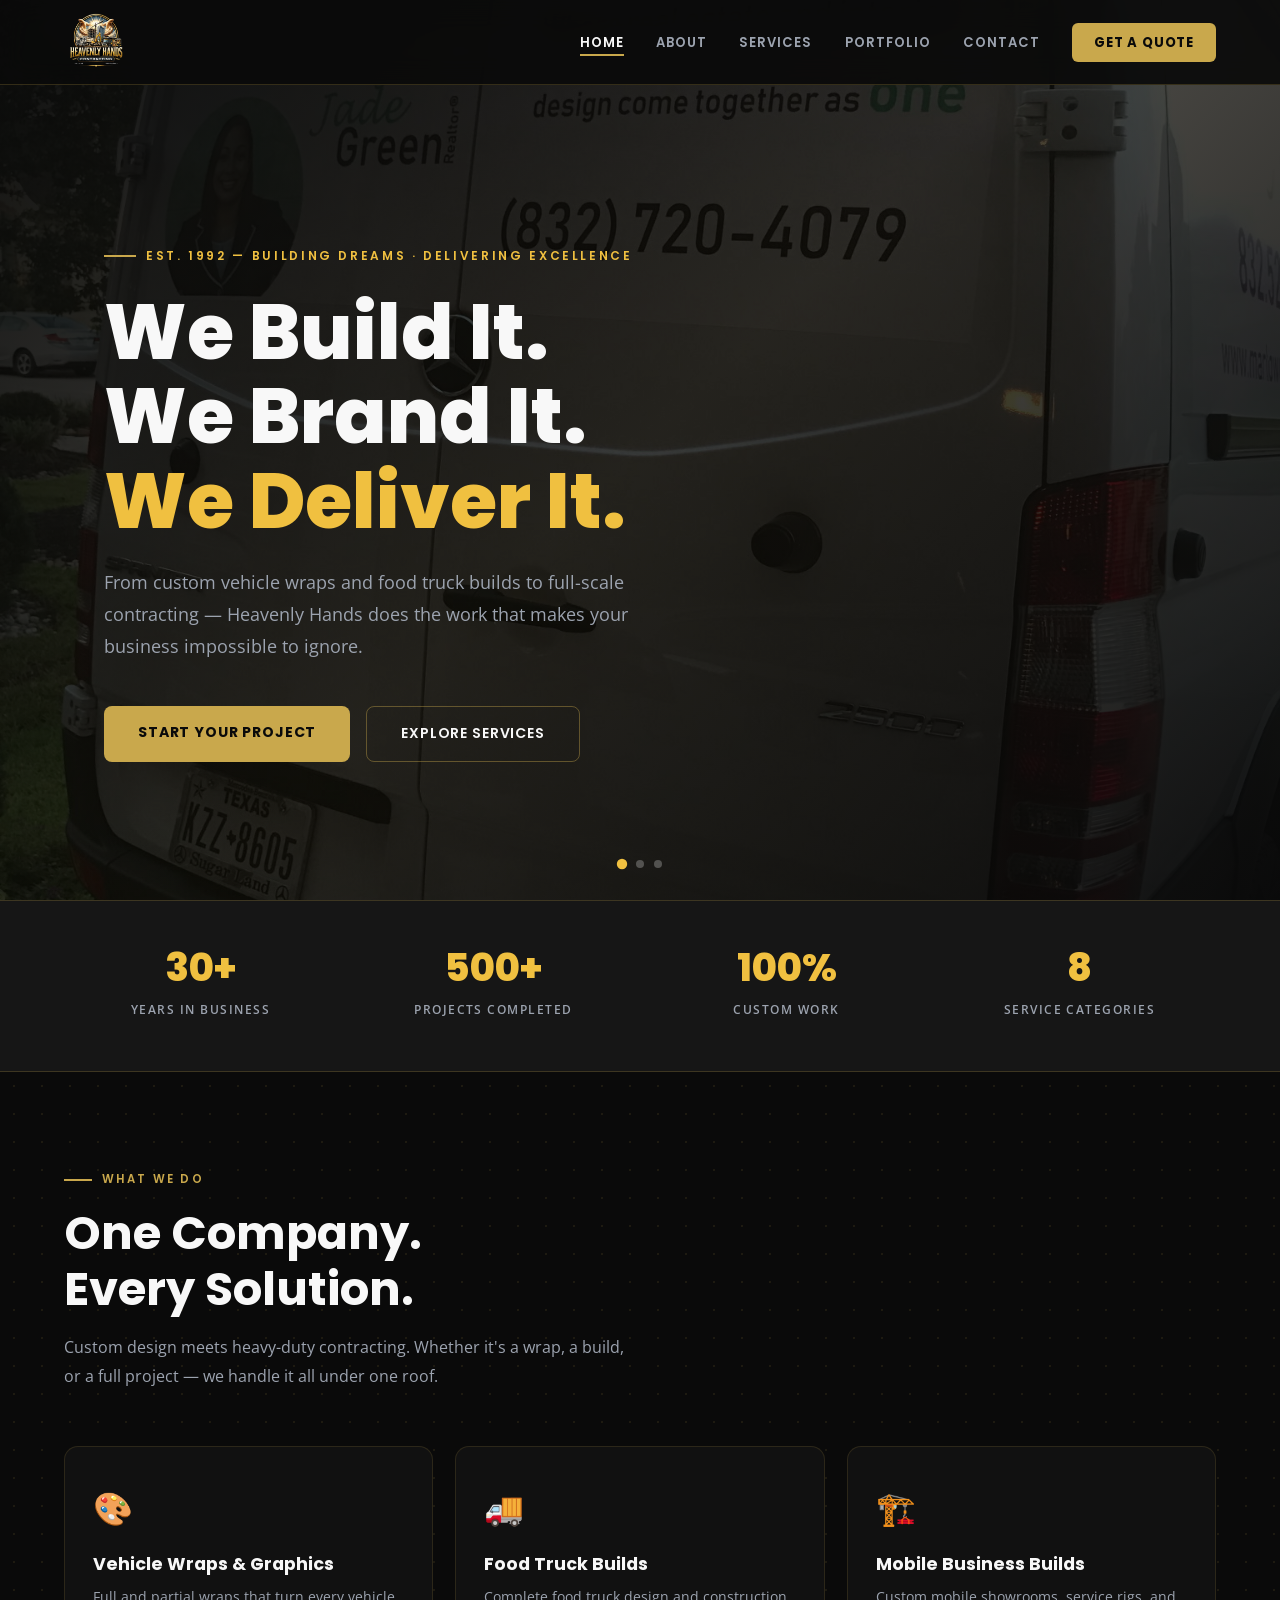
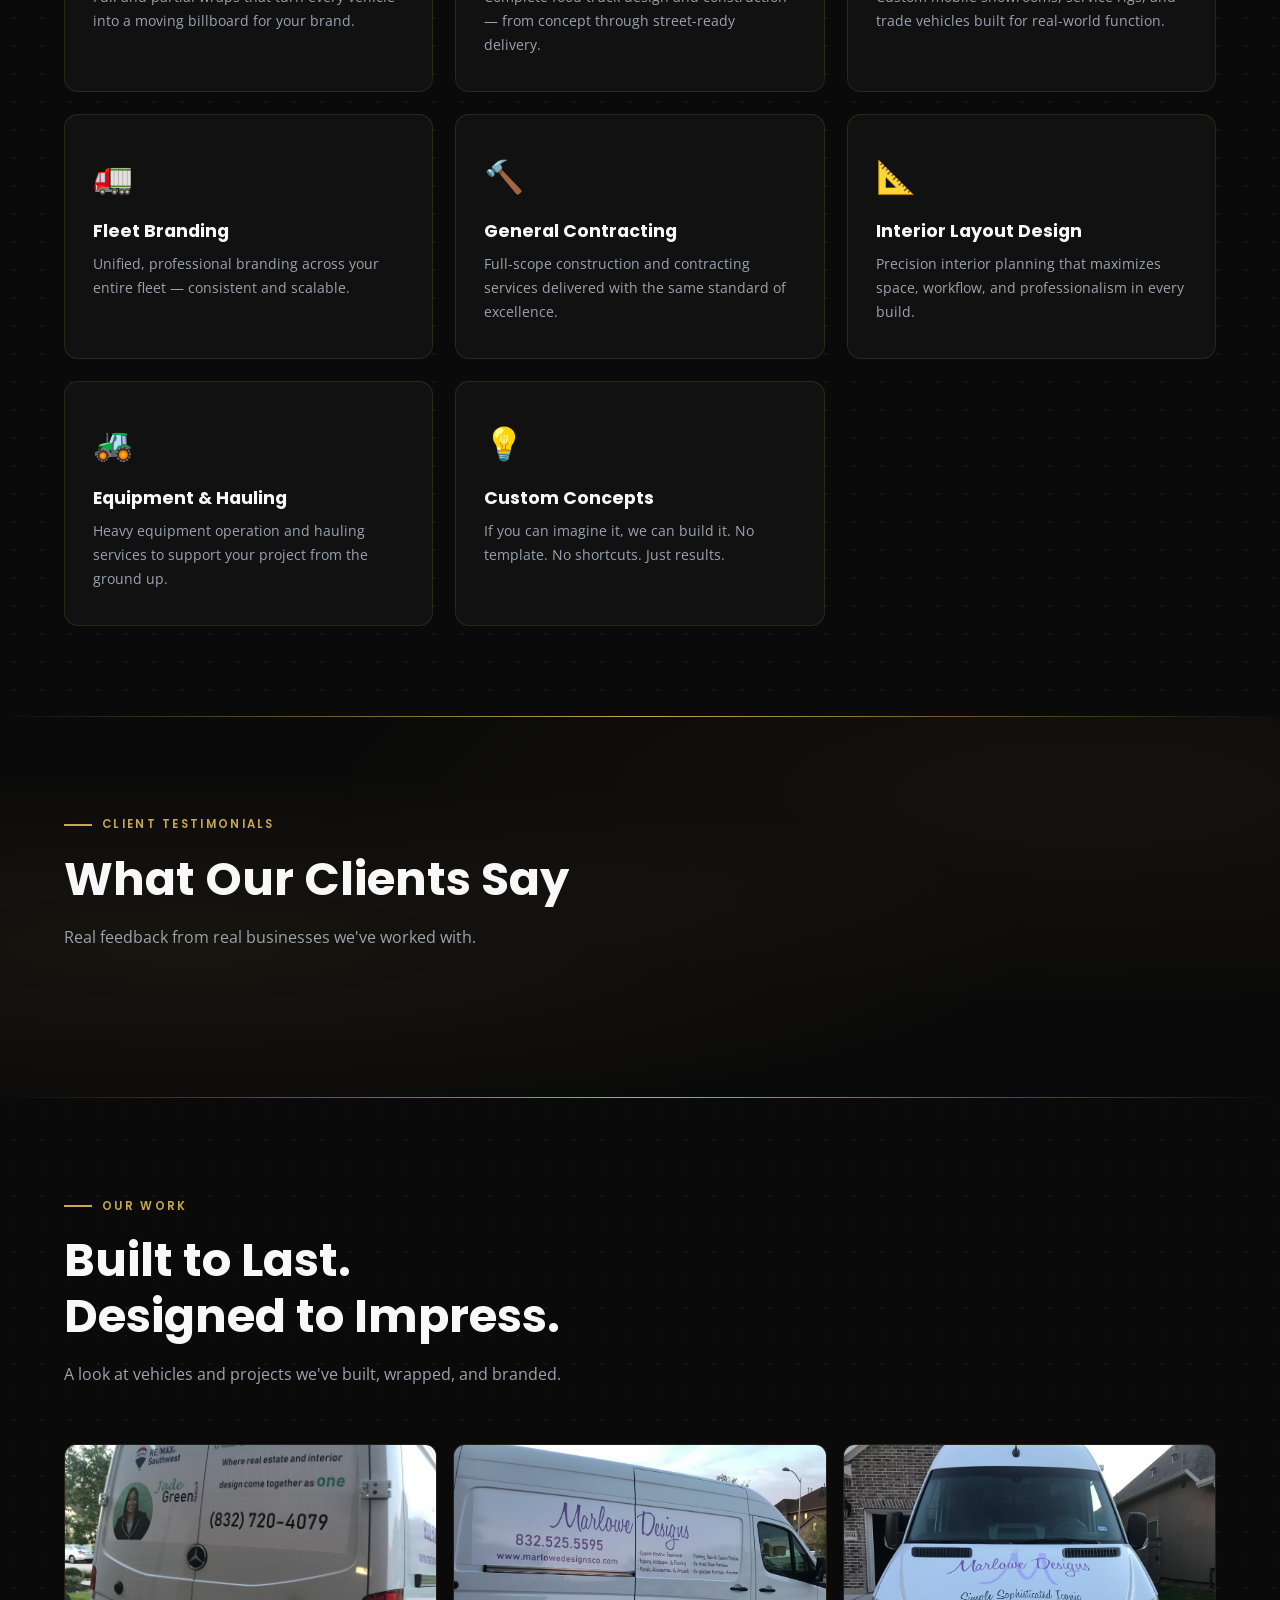
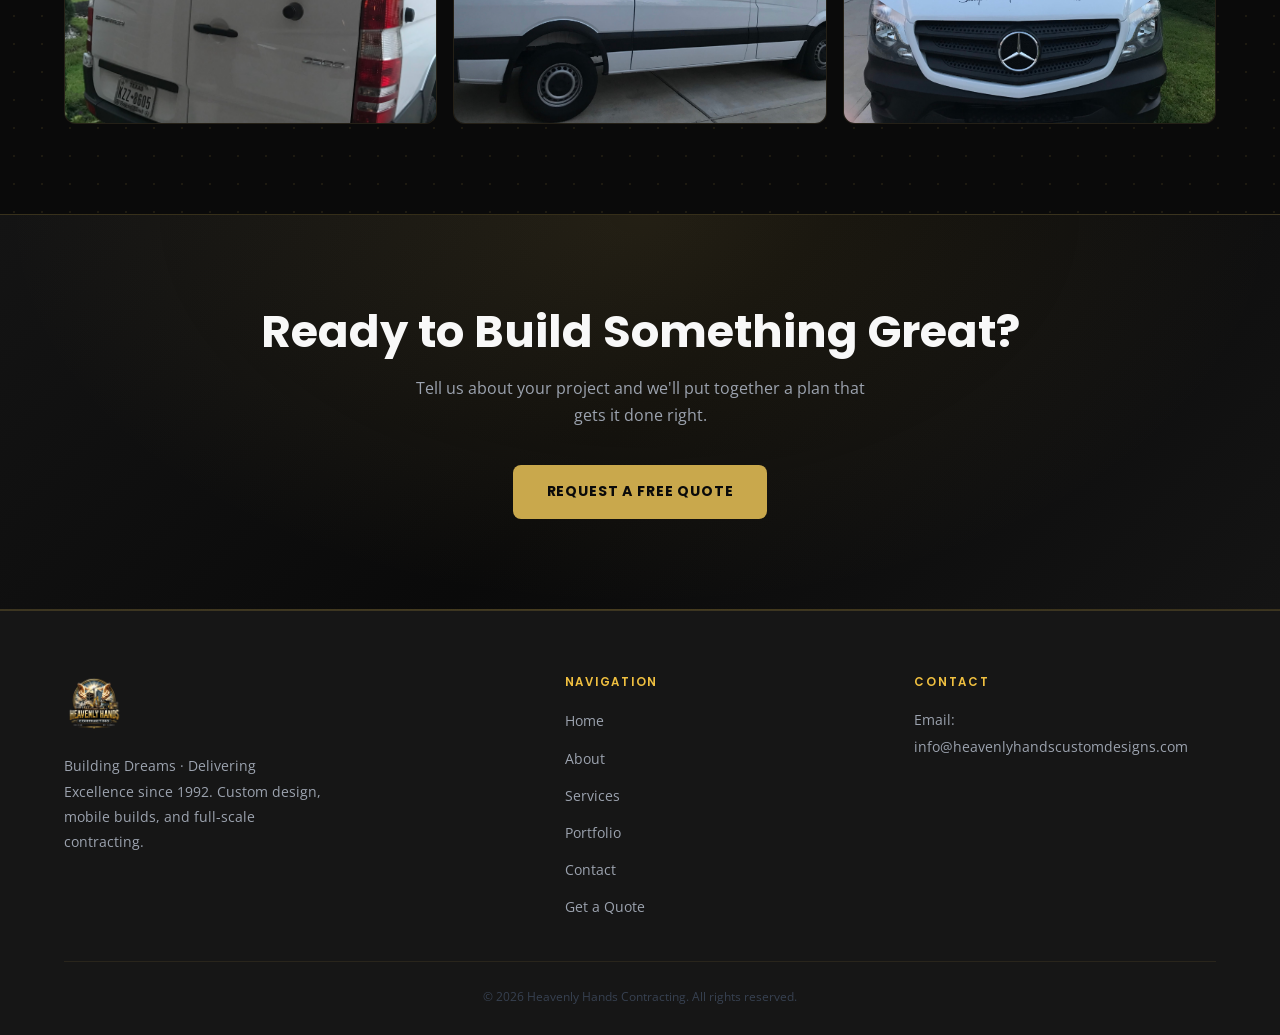
<file: index.html>
<!DOCTYPE html>
<html lang="en">
<head>
  <meta charset="UTF-8" />
  <meta name="viewport" content="width=device-width, initial-scale=1.0" />
  <title>Heavenly Hands Contracting | Building Dreams · Delivering Excellence</title>
  <meta name="description" content="Heavenly Hands Contracting — custom vehicle branding, mobile business builds, food trucks, fleet graphics, and contracting services. Est. 1992." />
  <meta property="og:title" content="Heavenly Hands Contracting | Building Dreams · Delivering Excellence" />
  <meta property="og:description" content="Custom vehicle wraps, food truck builds, mobile business builds, and full-scale contracting. Est. 1992." />
  <meta property="og:image" content="https://consulting-stack.github.io/Heavenly-Hands/logo.png" />
  <meta property="og:url" content="https://consulting-stack.github.io/Heavenly-Hands/" />
  <meta property="og:type" content="website" />
  <link rel="preconnect" href="https://fonts.googleapis.com">
  <link rel="preconnect" href="https://fonts.gstatic.com" crossorigin>
  <link href="https://fonts.googleapis.com/css2?family=Open+Sans:wght@400;600&family=Poppins:wght@500;600;700;800&display=swap" rel="stylesheet">
  <link rel="stylesheet" href="style.css" />
</head>
<body>

  <header class="site-header">
    <nav class="navbar">
      <a href="index.html">
        <img src="logo.png" alt="Heavenly Hands Contracting" class="logo-img" />
      </a>
      <button class="menu-toggle" type="button" aria-label="Toggle menu">☰</button>
      <ul class="nav-links">
        <li><a href="index.html" class="active">Home</a></li>
        <li><a href="about.html">About</a></li>
        <li><a href="services.html">Services</a></li>
        <li><a href="portfolio.html">Portfolio</a></li>
        <li><a href="contact.html">Contact</a></li>
        <li><a href="quote.html" class="nav-cta">Get a Quote</a></li>
      </ul>
    </nav>
  </header>

  <section class="hero">
    <div class="hero-slide active"></div>
    <div class="hero-slide"></div>
    <div class="hero-slide"></div>
    <div class="hero-overlay"></div>
    <div class="hero-content">
      <div class="hero-eyebrow">Est. 1992 — Building Dreams · Delivering Excellence</div>
      <h1>We Build It.<br />We Brand It.<br /><span>We Deliver It.</span></h1>
      <p>From custom vehicle wraps and food truck builds to full-scale contracting — Heavenly Hands does the work that makes your business impossible to ignore.</p>
      <div class="hero-btns">
        <a href="quote.html" class="btn-primary">Start Your Project</a>
        <a href="services.html" class="btn-outline">Explore Services</a>
      </div>
    </div>
    <div class="slide-dots">
      <button class="slide-dot active" data-index="0"></button>
      <button class="slide-dot" data-index="1"></button>
      <button class="slide-dot" data-index="2"></button>
    </div>
  </section>

  <div class="stats-bar">
    <div class="stats-grid">
      <div><span class="stat-number">30+</span><span class="stat-label">Years in Business</span></div>
      <div><span class="stat-number">500+</span><span class="stat-label">Projects Completed</span></div>
      <div><span class="stat-number">100%</span><span class="stat-label">Custom Work</span></div>
      <div><span class="stat-number">8</span><span class="stat-label">Service Categories</span></div>
    </div>
  </div>

  <section class="bg-dots">
    <div class="container">
      <div class="section-label">What We Do</div>
      <h2 class="section-title">One Company.<br />Every Solution.</h2>
      <p class="section-sub">Custom design meets heavy-duty contracting. Whether it's a wrap, a build, or a full project — we handle it all under one roof.</p>
      <div class="services-grid">
        <div class="service-card"><span class="service-icon">🎨</span><h3>Vehicle Wraps & Graphics</h3><p>Full and partial wraps that turn every vehicle into a moving billboard for your brand.</p></div>
        <div class="service-card"><span class="service-icon">🚚</span><h3>Food Truck Builds</h3><p>Complete food truck design and construction — from concept through street-ready delivery.</p></div>
        <div class="service-card"><span class="service-icon">🏗️</span><h3>Mobile Business Builds</h3><p>Custom mobile showrooms, service rigs, and trade vehicles built for real-world function.</p></div>
        <div class="service-card"><span class="service-icon">🚛</span><h3>Fleet Branding</h3><p>Unified, professional branding across your entire fleet — consistent and scalable.</p></div>
        <div class="service-card"><span class="service-icon">🔨</span><h3>General Contracting</h3><p>Full-scope construction and contracting services delivered with the same standard of excellence.</p></div>
        <div class="service-card"><span class="service-icon">📐</span><h3>Interior Layout Design</h3><p>Precision interior planning that maximizes space, workflow, and professionalism in every build.</p></div>
        <div class="service-card"><span class="service-icon">🚜</span><h3>Equipment & Hauling</h3><p>Heavy equipment operation and hauling services to support your project from the ground up.</p></div>
        <div class="service-card"><span class="service-icon">💡</span><h3>Custom Concepts</h3><p>If you can imagine it, we can build it. No template. No shortcuts. Just results.</p></div>
      </div>
    </div>
  </section>

  <hr class="gold-divider" />

  <section style="padding:90px 0;background:radial-gradient(ellipse at 15% 60%,rgba(201,168,76,.07) 0%,transparent 55%),radial-gradient(ellipse at 85% 20%,rgba(201,168,76,.05) 0%,transparent 50%),#0a0a0a;">
    <div class="container">
      <div class="section-label">Client Testimonials</div>
      <h2 class="section-title">What Our Clients Say</h2>
      <p class="section-sub">Real feedback from real businesses we've worked with.</p>
      <div>
        <div id='testimonialto-heavenly-hands-contracting' class='testimonialto-embed' data-lang='en' data-theme='dark' data-reviews='all'></div>
        <script type='text/javascript' src='https://testimonial.to/js/iframeResizer.min.js'></script>
      </div>
    </div>
  </section>

  <hr class="gold-divider" />

  <section class="bg-dots">
    <div class="container">
      <div class="section-label">Our Work</div>
      <h2 class="section-title">Built to Last.<br />Designed to Impress.</h2>
      <p class="section-sub">A look at vehicles and projects we've built, wrapped, and branded.</p>
      <div class="portfolio-grid">
        <div class="portfolio-item"><img src="van-1.jpg" alt="Custom vehicle wrap" /><div class="portfolio-overlay"><span>Vehicle Wrap</span></div></div>
        <div class="portfolio-item"><img src="van-2.jpg" alt="Fleet branding" /><div class="portfolio-overlay"><span>Fleet Branding</span></div></div>
        <div class="portfolio-item"><img src="van-3.jpg" alt="Custom graphics" /><div class="portfolio-overlay"><span>Custom Graphics</span></div></div>
      </div>
    </div>
  </section>

  <section class="cta-band">
    <h2>Ready to Build Something Great?</h2>
    <p>Tell us about your project and we'll put together a plan that gets it done right.</p>
    <a href="quote.html" class="btn-primary">Request a Free Quote</a>
  </section>

  <footer class="site-footer">
    <div class="footer-grid">
      <div class="footer-brand">
        <img src="logo.png" alt="Heavenly Hands Contracting" class="logo-img" />
        <p>Building Dreams · Delivering Excellence since 1992. Custom design, mobile builds, and full-scale contracting.</p>
      </div>
      <div class="footer-col">
        <h4>Navigation</h4>
        <ul>
          <li><a href="index.html">Home</a></li>
          <li><a href="about.html">About</a></li>
          <li><a href="services.html">Services</a></li>
          <li><a href="portfolio.html">Portfolio</a></li>
          <li><a href="contact.html">Contact</a></li>
          <li><a href="quote.html">Get a Quote</a></li>
        </ul>
      </div>
      <div class="footer-col">
        <h4>Contact</h4>
        <p>Email: info@heavenlyhandscustomdesigns.com</p>
      </div>
    </div>
    <div class="footer-bottom"><p>© 2026 Heavenly Hands Contracting. All rights reserved.</p></div>
  </footer>

  <a href="quote.html" class="mobile-cta">Get a Free Quote →</a>

  <!--Start of Tawk.to Script-->
  <script type="text/javascript">
  var Tawk_API=Tawk_API||{}, Tawk_LoadStart=new Date();
  Tawk_API.onLoad = function() {
    Tawk_API.customStyle = {
      visibility: {
        desktop: { position: 'br', xOffset: 20, yOffset: 20 },
        mobile:  { position: 'br', xOffset: 10, yOffset: 65 }
      }
    };
  };
  (function(){
  var s1=document.createElement("script"),s0=document.getElementsByTagName("script")[0];
  s1.async=true;
  s1.src='https://embed.tawk.to/69d9dc284d80b21c34bff088/1jltg7vc4';
  s1.charset='UTF-8';
  s1.setAttribute('crossorigin','*');
  s0.parentNode.insertBefore(s1,s0);
  })();
  </script>
  <!--End of Tawk.to Script-->

  <script>
    const slides = document.querySelectorAll('.hero-slide');
    const dots = document.querySelectorAll('.slide-dot');
    let current = 0;
    function goTo(index) {
      slides[current].classList.remove('active');
      dots[current].classList.remove('active');
      current = index;
      slides[current].classList.add('active');
      dots[current].classList.add('active');
    }
    dots.forEach(dot => dot.addEventListener('click', () => goTo(parseInt(dot.dataset.index))));
    setInterval(() => goTo((current + 1) % slides.length), 5000);
    const header = document.querySelector('.site-header');
    window.addEventListener('scroll', () => {
      header.style.background = window.scrollY > 60 ? 'rgba(10,10,10,0.98)' : 'rgba(10,10,10,0.92)';
    });
    const toggle = document.querySelector('.menu-toggle');
    const nav = document.querySelector('.nav-links');
    if (toggle && nav) toggle.addEventListener('click', () => nav.classList.toggle('show'));
  </script>
</body>
</html>
</file>
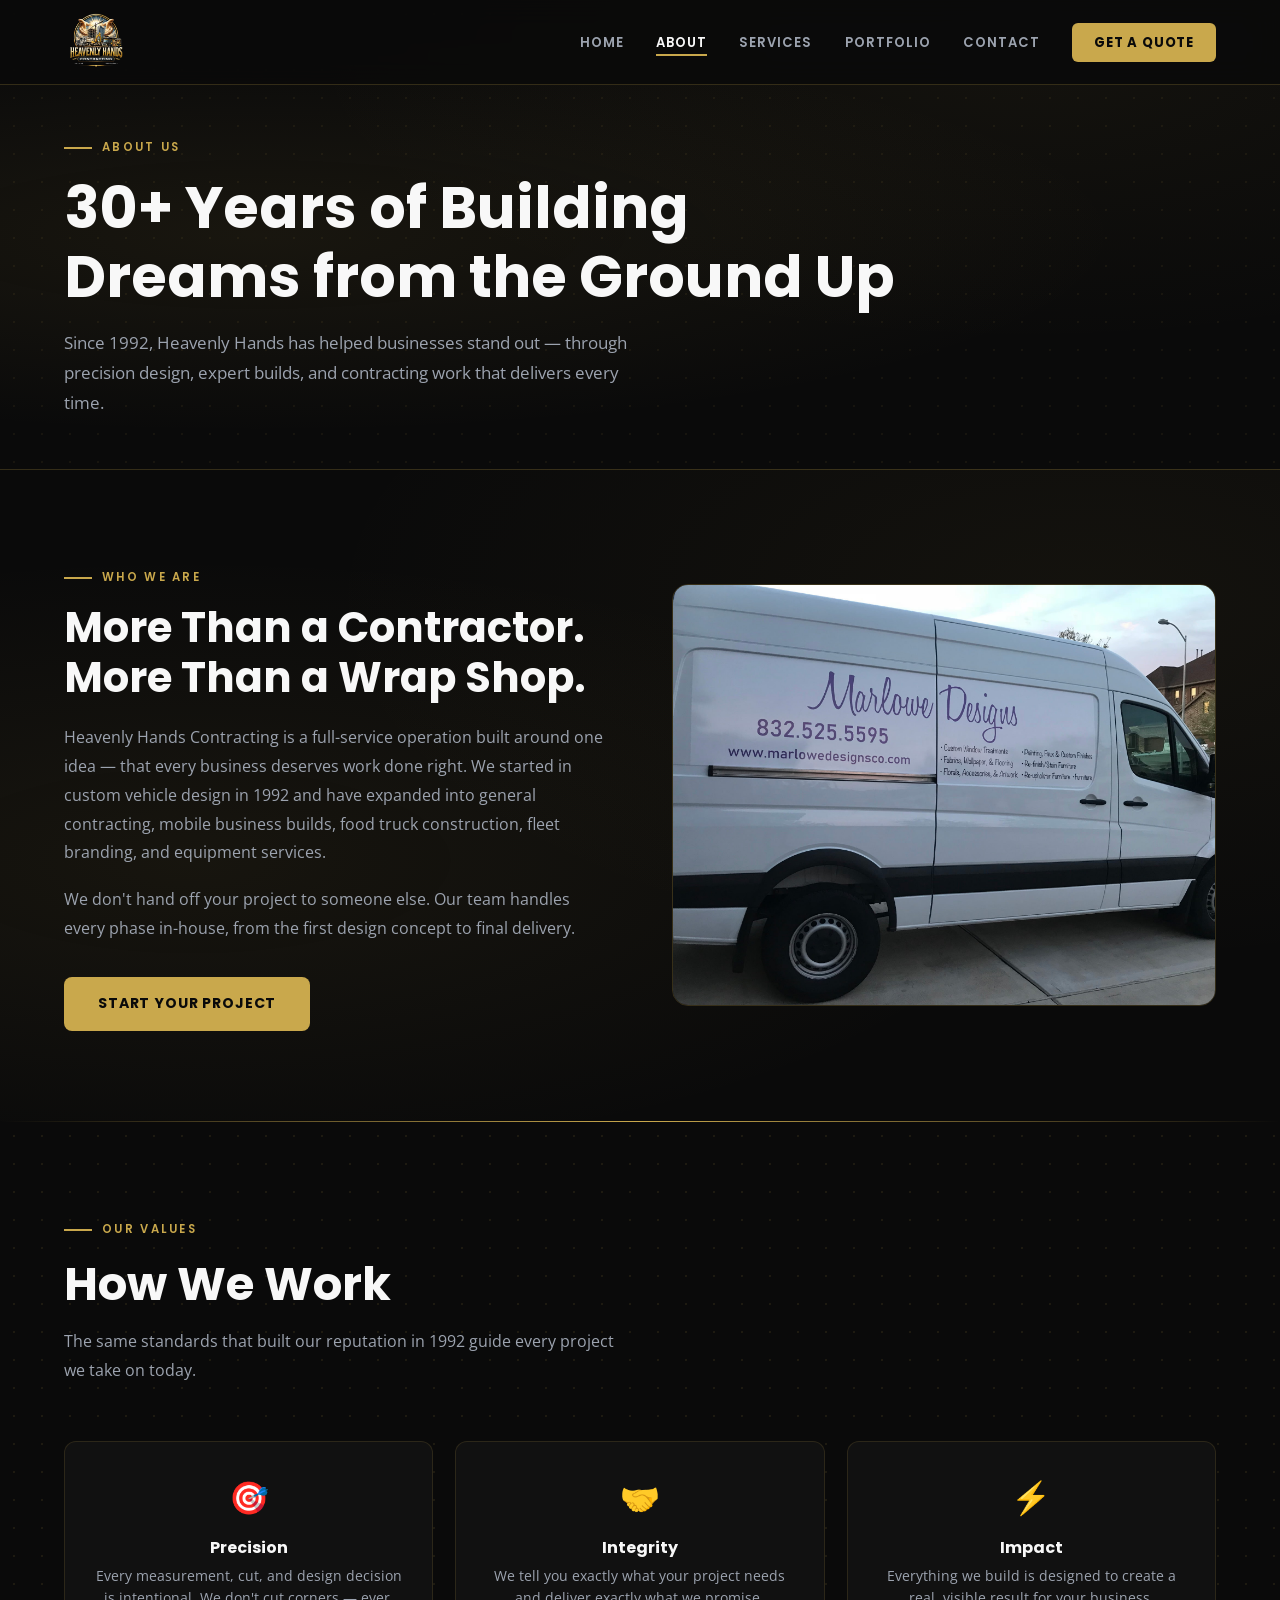
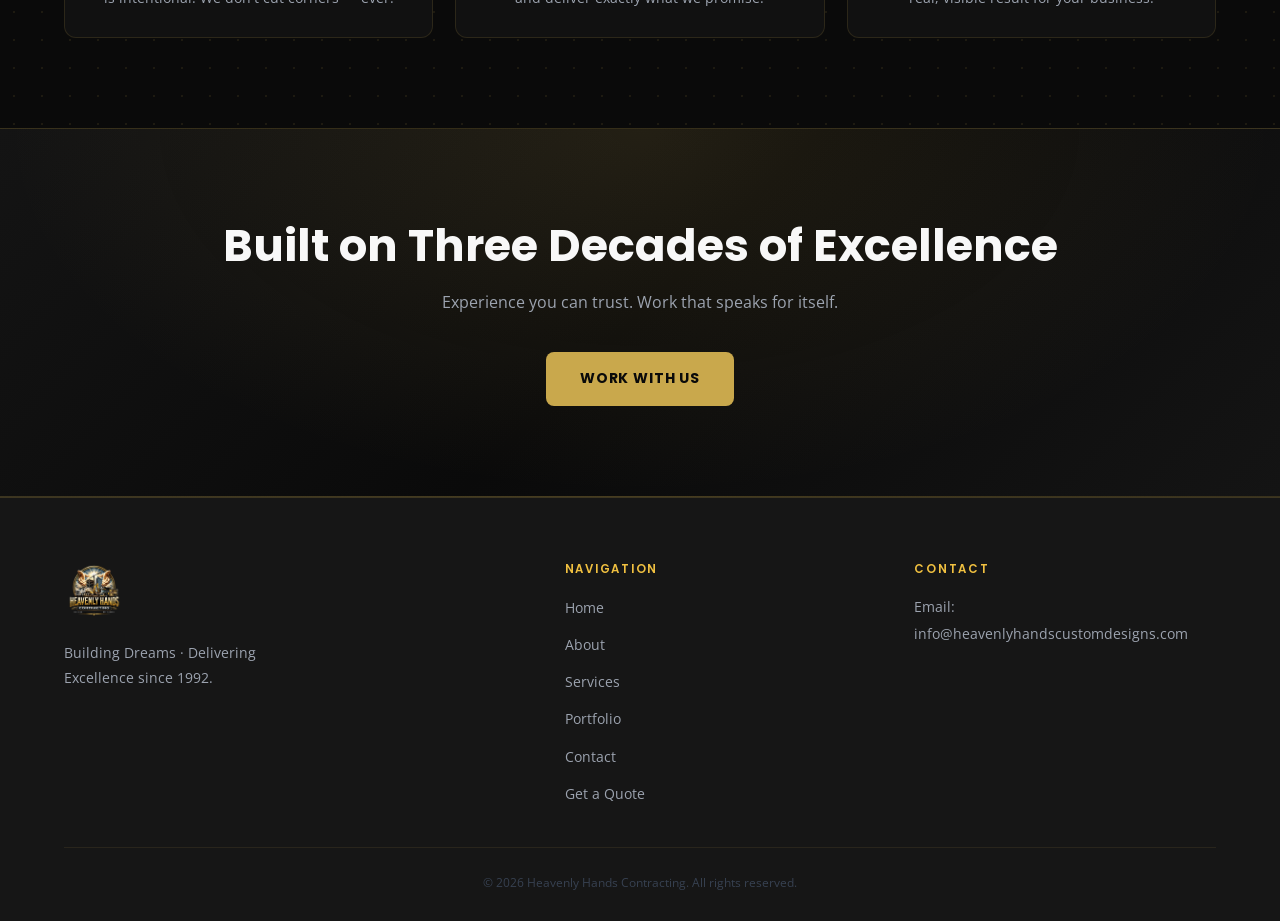
<file: about.html>
<!DOCTYPE html>
<html lang="en">
<head>
  <meta charset="UTF-8" />
  <meta name="viewport" content="width=device-width, initial-scale=1.0" />
  <title>About | Heavenly Hands Contracting</title>
  <link rel="preconnect" href="https://fonts.googleapis.com">
  <link rel="preconnect" href="https://fonts.gstatic.com" crossorigin>
  <link href="https://fonts.googleapis.com/css2?family=Open+Sans:wght@400;600&family=Poppins:wght@500;600;700;800&display=swap" rel="stylesheet">
  <link rel="stylesheet" href="style.css" />
</head>
<body>

  <header class="site-header">
    <nav class="navbar">
      <a href="index.html"><img src="logo.png" alt="Heavenly Hands Contracting" class="logo-img" /></a>
      <button class="menu-toggle" type="button">☰</button>
      <ul class="nav-links">
        <li><a href="index.html">Home</a></li>
        <li><a href="about.html" class="active">About</a></li>
        <li><a href="services.html">Services</a></li>
        <li><a href="portfolio.html">Portfolio</a></li>
        <li><a href="contact.html">Contact</a></li>
        <li><a href="quote.html" class="nav-cta">Get a Quote</a></li>
      </ul>
    </nav>
  </header>

  <div class="page-hero">
    <div class="page-hero-content">
      <div class="section-label">About Us</div>
      <h1>30+ Years of Building<br />Dreams from the Ground Up</h1>
      <p>Since 1992, Heavenly Hands has helped businesses stand out — through precision design, expert builds, and contracting work that delivers every time.</p>
    </div>
  </div>

  <section class="bg-glow">
    <div class="container">
      <div class="about-grid">
        <div class="about-text">
          <div class="section-label">Who We Are</div>
          <h2 class="section-title">More Than a Contractor.<br />More Than a Wrap Shop.</h2>
          <p>Heavenly Hands Contracting is a full-service operation built around one idea — that every business deserves work done right. We started in custom vehicle design in 1992 and have expanded into general contracting, mobile business builds, food truck construction, fleet branding, and equipment services.</p>
          <p>We don't hand off your project to someone else. Our team handles every phase in-house, from the first design concept to final delivery.</p>
          <a href="quote.html" class="btn-primary" style="margin-top:16px;display:inline-block;">Start Your Project</a>
        </div>
        <div class="about-img"><img src="van-2.jpg" alt="Heavenly Hands work" /></div>
      </div>
    </div>
  </section>

  <hr class="gold-divider" />

  <section class="bg-dots">
    <div class="container">
      <div class="section-label">Our Values</div>
      <h2 class="section-title">How We Work</h2>
      <p class="section-sub">The same standards that built our reputation in 1992 guide every project we take on today.</p>
      <div class="values-grid">
        <div class="value-card"><span class="icon">🎯</span><h3>Precision</h3><p>Every measurement, cut, and design decision is intentional. We don't cut corners — ever.</p></div>
        <div class="value-card"><span class="icon">🤝</span><h3>Integrity</h3><p>We tell you exactly what your project needs and deliver exactly what we promise.</p></div>
        <div class="value-card"><span class="icon">⚡</span><h3>Impact</h3><p>Everything we build is designed to create a real, visible result for your business.</p></div>
      </div>
    </div>
  </section>

  <section class="cta-band">
    <h2>Built on Three Decades of Excellence</h2>
    <p>Experience you can trust. Work that speaks for itself.</p>
    <a href="quote.html" class="btn-primary">Work With Us</a>
  </section>

  <footer class="site-footer">
    <div class="footer-grid">
      <div class="footer-brand">
        <img src="logo.png" alt="Heavenly Hands Contracting" class="logo-img" />
        <p>Building Dreams · Delivering Excellence since 1992.</p>
      </div>
      <div class="footer-col">
        <h4>Navigation</h4>
        <ul>
          <li><a href="index.html">Home</a></li>
          <li><a href="about.html">About</a></li>
          <li><a href="services.html">Services</a></li>
          <li><a href="portfolio.html">Portfolio</a></li>
          <li><a href="contact.html">Contact</a></li>
          <li><a href="quote.html">Get a Quote</a></li>
        </ul>
      </div>
      <div class="footer-col">
        <h4>Contact</h4>
        <p>Email: info@heavenlyhandscustomdesigns.com</p>
      </div>
    </div>
    <div class="footer-bottom"><p>© 2026 Heavenly Hands Contracting. All rights reserved.</p></div>
  </footer>

  <a href="quote.html" class="mobile-cta">Get a Free Quote →</a>

  <!--Start of Tawk.to Script-->
  <script type="text/javascript">
  var Tawk_API=Tawk_API||{}, Tawk_LoadStart=new Date();
  Tawk_API.onLoad = function() {
    Tawk_API.customStyle = {
      visibility: {
        desktop: { position: 'br', xOffset: 20, yOffset: 20 },
        mobile:  { position: 'br', xOffset: 10, yOffset: 65 }
      }
    };
  };
  (function(){
  var s1=document.createElement("script"),s0=document.getElementsByTagName("script")[0];
  s1.async=true;
  s1.src='https://embed.tawk.to/69d9dc284d80b21c34bff088/1jltg7vc4';
  s1.charset='UTF-8';
  s1.setAttribute('crossorigin','*');
  s0.parentNode.insertBefore(s1,s0);
  })();
  </script>
  <!--End of Tawk.to Script-->

  <script>
    const toggle = document.querySelector('.menu-toggle');
    const nav = document.querySelector('.nav-links');
    if (toggle && nav) toggle.addEventListener('click', () => nav.classList.toggle('show'));
    const header = document.querySelector('.site-header');
    window.addEventListener('scroll', () => {
      header.style.background = window.scrollY > 60 ? 'rgba(10,10,10,0.98)' : 'rgba(10,10,10,0.92)';
    });
  </script>
</body>
</html>
</file>
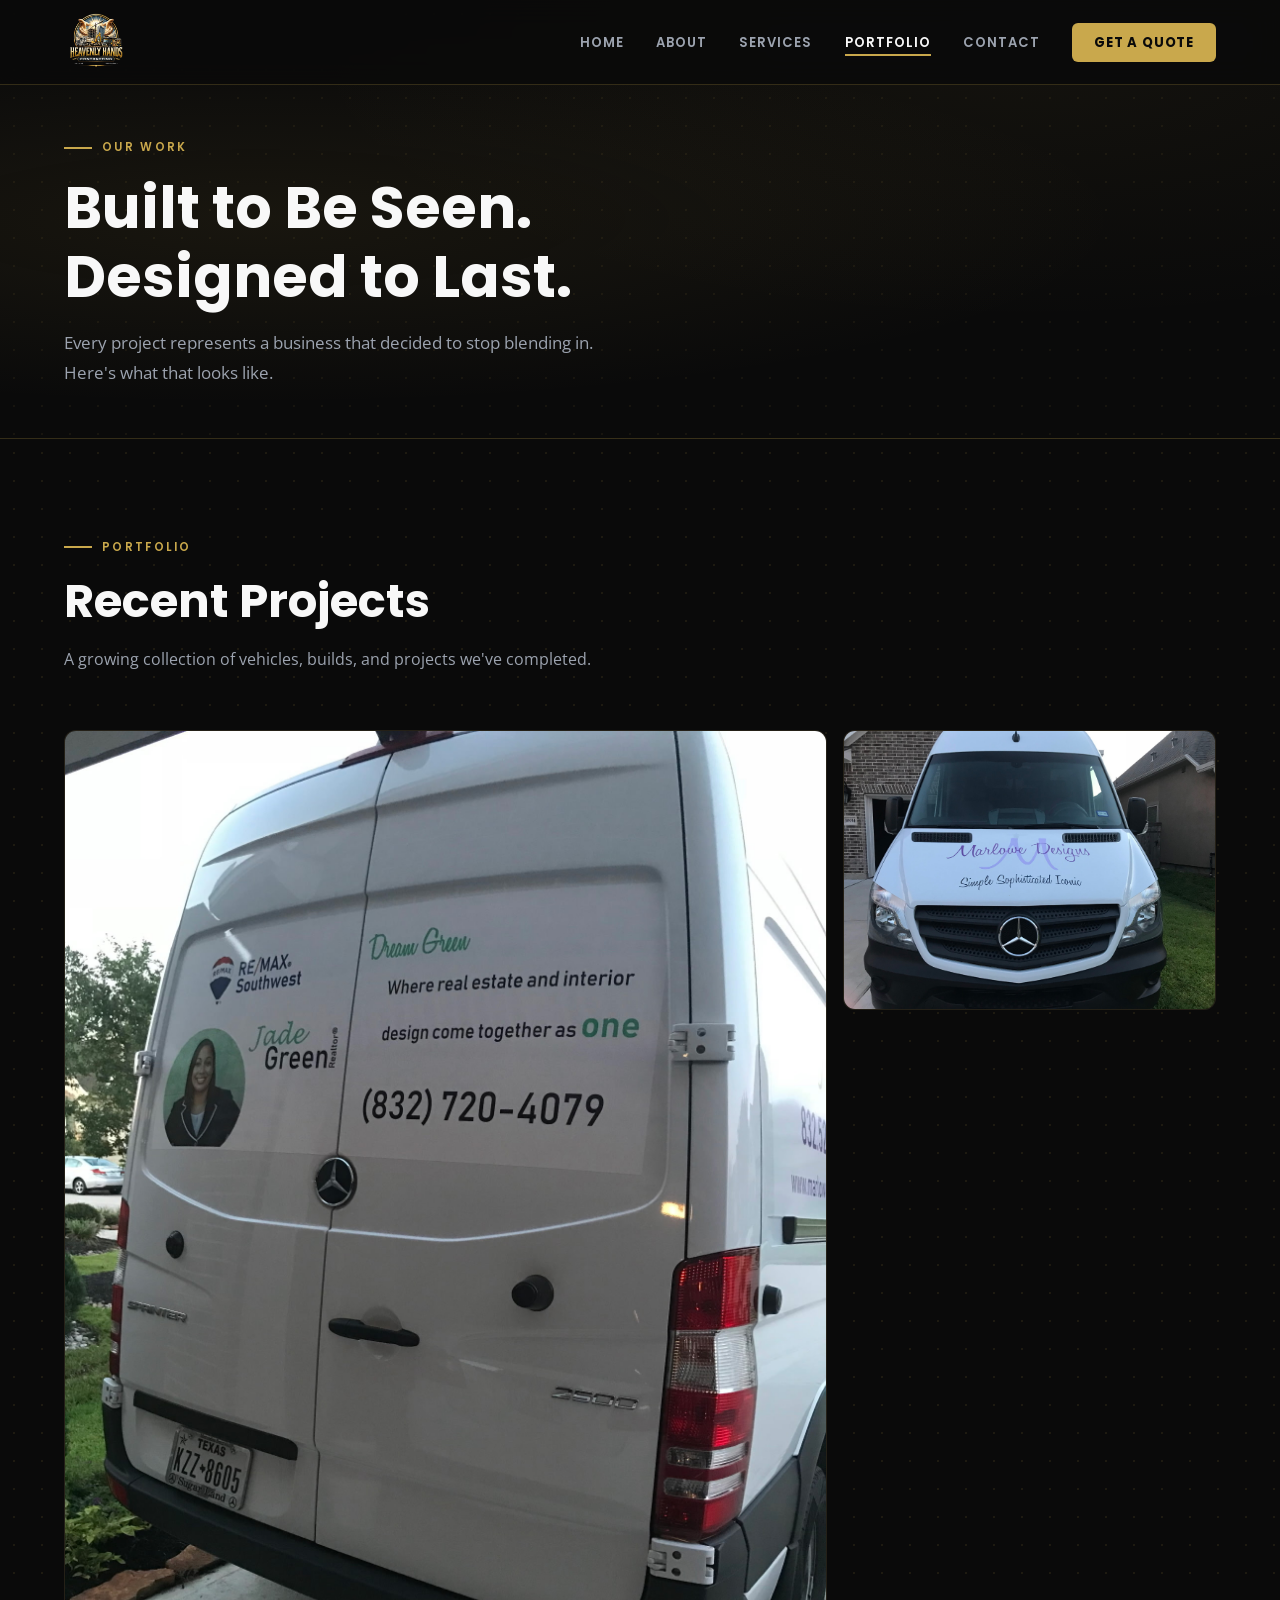
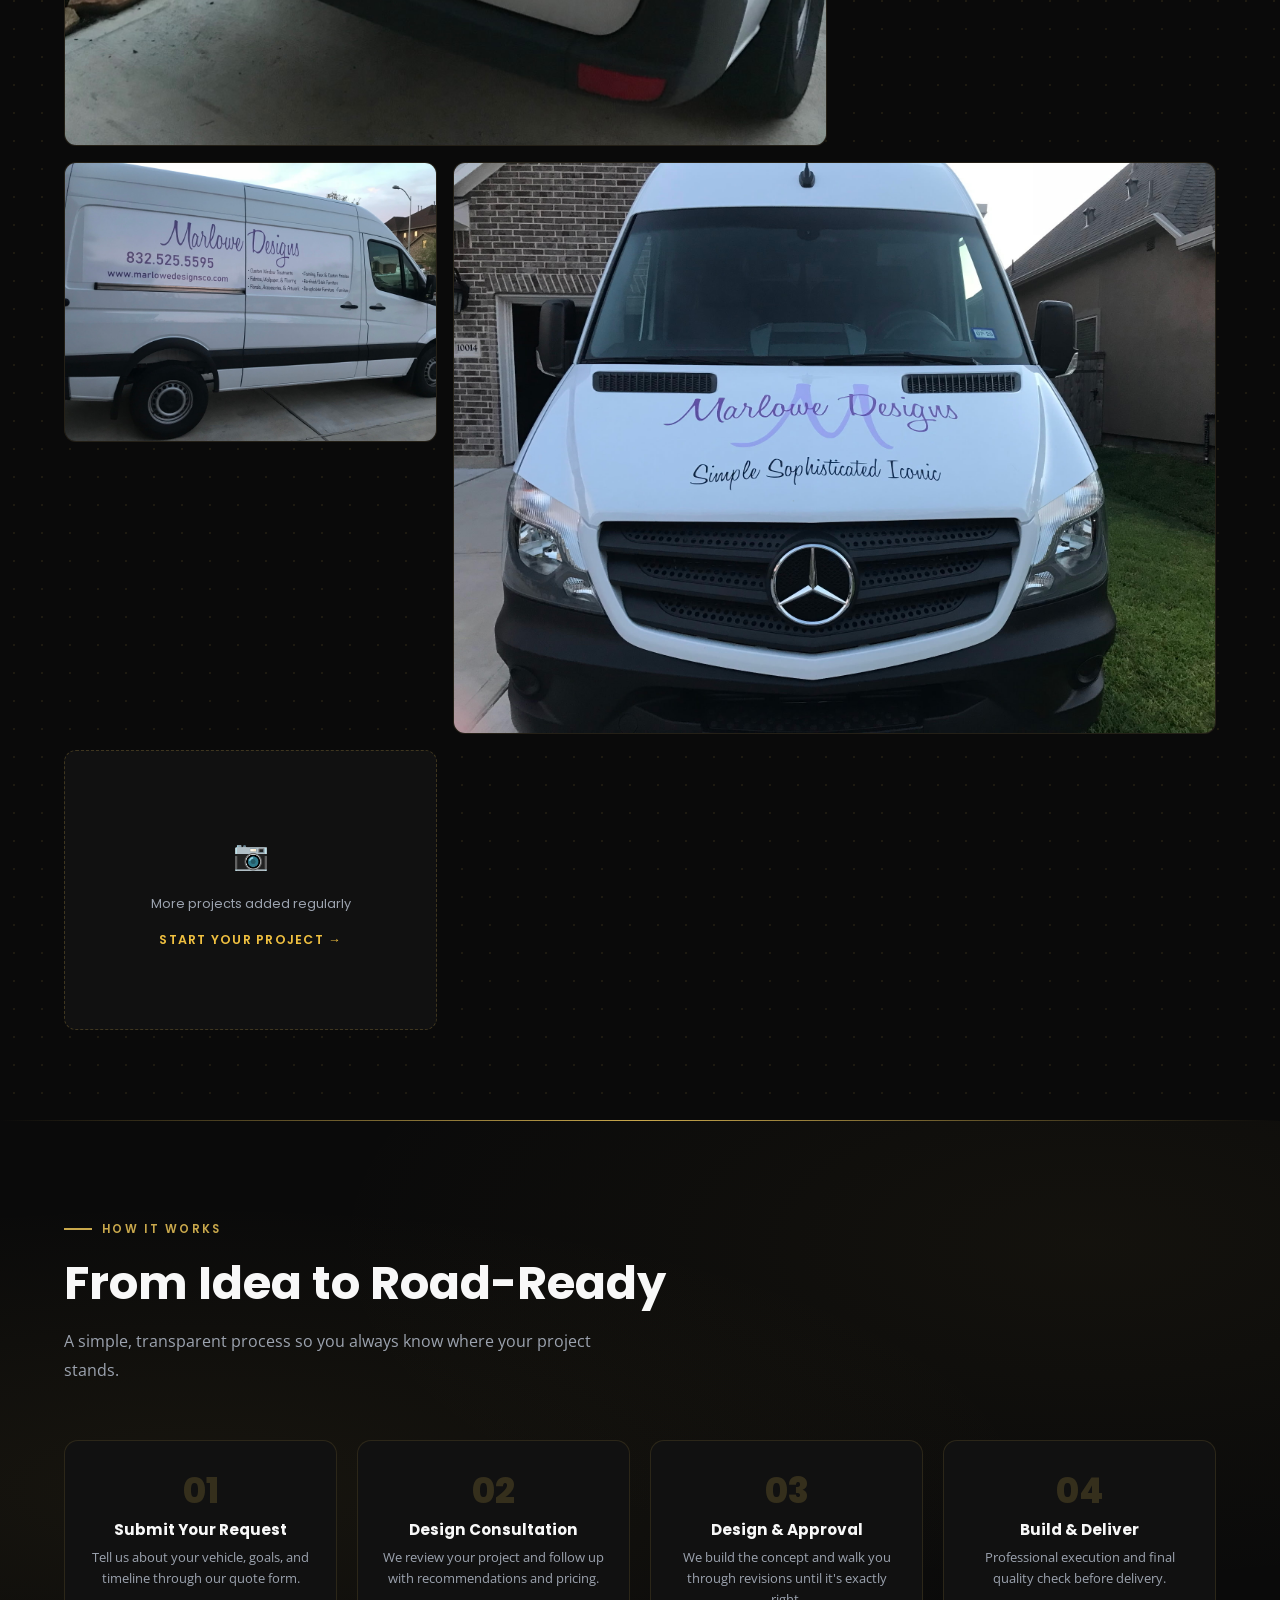
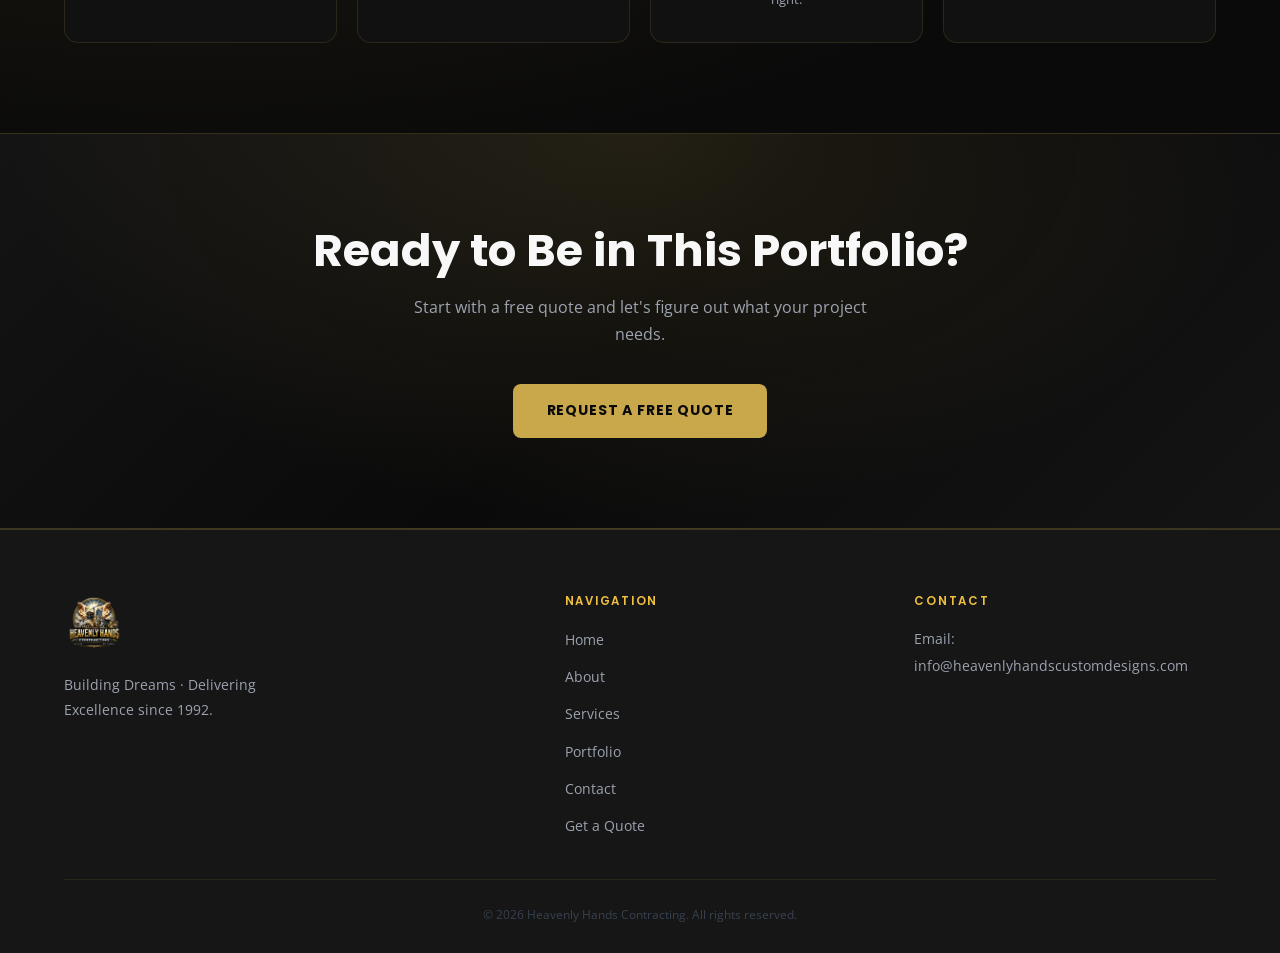
<file: portfolio.html>
<!DOCTYPE html>
<html lang="en">
<head>
  <meta charset="UTF-8" />
  <meta name="viewport" content="width=device-width, initial-scale=1.0" />
  <title>Portfolio | Heavenly Hands Contracting</title>
  <link rel="preconnect" href="https://fonts.googleapis.com">
  <link rel="preconnect" href="https://fonts.gstatic.com" crossorigin>
  <link href="https://fonts.googleapis.com/css2?family=Open+Sans:wght@400;600&family=Poppins:wght@500;600;700;800&display=swap" rel="stylesheet">
  <link rel="stylesheet" href="style.css" />
</head>
<body>

  <header class="site-header">
    <nav class="navbar">
      <a href="index.html"><img src="logo.png" alt="Heavenly Hands Contracting" class="logo-img" /></a>
      <button class="menu-toggle" type="button">☰</button>
      <ul class="nav-links">
        <li><a href="index.html">Home</a></li>
        <li><a href="about.html">About</a></li>
        <li><a href="services.html">Services</a></li>
        <li><a href="portfolio.html" class="active">Portfolio</a></li>
        <li><a href="contact.html">Contact</a></li>
        <li><a href="quote.html" class="nav-cta">Get a Quote</a></li>
      </ul>
    </nav>
  </header>

  <div class="page-hero">
    <div class="page-hero-content">
      <div class="section-label">Our Work</div>
      <h1>Built to Be Seen.<br />Designed to Last.</h1>
      <p>Every project represents a business that decided to stop blending in. Here's what that looks like.</p>
    </div>
  </div>

  <section class="bg-dots">
    <div class="container">
      <div class="section-label">Portfolio</div>
      <h2 class="section-title">Recent Projects</h2>
      <p class="section-sub">A growing collection of vehicles, builds, and projects we've completed.</p>

      <div class="portfolio-full-grid">
        <div class="portfolio-item wide"><img src="van-1.jpg" alt="Custom van branding" /><div class="portfolio-overlay"><span>Commercial Van Full Wrap</span></div></div>
        <div class="portfolio-item"><img src="van-3.jpg" alt="Custom van front view" /><div class="portfolio-overlay"><span>Brand Identity Wrap</span></div></div>
        <div class="portfolio-item"><img src="van-2.jpg" alt="Custom van side view" /><div class="portfolio-overlay"><span>Fleet Vehicle Wrap</span></div></div>
        <div class="portfolio-item wide"><img src="van-3.jpg" alt="Mobile business build" /><div class="portfolio-overlay"><span>Mobile Service Vehicle</span></div></div>
        <div class="portfolio-coming-soon">
          <span style="font-size:1.8rem;">📷</span>
          <p>More projects added regularly</p>
          <a href="quote.html">Start Your Project →</a>
        </div>
      </div>
    </div>
  </section>

  <hr class="gold-divider" />

  <section class="bg-glow">
    <div class="container">
      <div class="section-label">How It Works</div>
      <h2 class="section-title">From Idea to Road-Ready</h2>
      <p class="section-sub">A simple, transparent process so you always know where your project stands.</p>
      <div class="process-grid">
        <div class="process-step"><span class="step-number">01</span><h3>Submit Your Request</h3><p>Tell us about your vehicle, goals, and timeline through our quote form.</p></div>
        <div class="process-step"><span class="step-number">02</span><h3>Design Consultation</h3><p>We review your project and follow up with recommendations and pricing.</p></div>
        <div class="process-step"><span class="step-number">03</span><h3>Design & Approval</h3><p>We build the concept and walk you through revisions until it's exactly right.</p></div>
        <div class="process-step"><span class="step-number">04</span><h3>Build & Deliver</h3><p>Professional execution and final quality check before delivery.</p></div>
      </div>
    </div>
  </section>

  <section class="cta-band">
    <h2>Ready to Be in This Portfolio?</h2>
    <p>Start with a free quote and let's figure out what your project needs.</p>
    <a href="quote.html" class="btn-primary">Request a Free Quote</a>
  </section>

  <footer class="site-footer">
    <div class="footer-grid">
      <div class="footer-brand">
        <img src="logo.png" alt="Heavenly Hands Contracting" class="logo-img" />
        <p>Building Dreams · Delivering Excellence since 1992.</p>
      </div>
      <div class="footer-col">
        <h4>Navigation</h4>
        <ul>
          <li><a href="index.html">Home</a></li>
          <li><a href="about.html">About</a></li>
          <li><a href="services.html">Services</a></li>
          <li><a href="portfolio.html">Portfolio</a></li>
          <li><a href="contact.html">Contact</a></li>
          <li><a href="quote.html">Get a Quote</a></li>
        </ul>
      </div>
      <div class="footer-col">
        <h4>Contact</h4>
        <p>Email: info@heavenlyhandscustomdesigns.com</p>
      </div>
    </div>
    <div class="footer-bottom"><p>© 2026 Heavenly Hands Contracting. All rights reserved.</p></div>
  </footer>

  <a href="quote.html" class="mobile-cta">Get a Free Quote →</a>

  <!--Start of Tawk.to Script-->
  <script type="text/javascript">
  var Tawk_API=Tawk_API||{}, Tawk_LoadStart=new Date();
  Tawk_API.onLoad = function() {
    Tawk_API.customStyle = {
      visibility: {
        desktop: { position: 'br', xOffset: 20, yOffset: 20 },
        mobile:  { position: 'br', xOffset: 10, yOffset: 65 }
      }
    };
  };
  (function(){
  var s1=document.createElement("script"),s0=document.getElementsByTagName("script")[0];
  s1.async=true;
  s1.src='https://embed.tawk.to/69d9dc284d80b21c34bff088/1jltg7vc4';
  s1.charset='UTF-8';
  s1.setAttribute('crossorigin','*');
  s0.parentNode.insertBefore(s1,s0);
  })();
  </script>
  <!--End of Tawk.to Script-->

  <script>
    const toggle = document.querySelector('.menu-toggle');
    const nav = document.querySelector('.nav-links');
    if (toggle && nav) toggle.addEventListener('click', () => nav.classList.toggle('show'));
    const header = document.querySelector('.site-header');
    window.addEventListener('scroll', () => {
      header.style.background = window.scrollY > 60 ? 'rgba(10,10,10,0.98)' : 'rgba(10,10,10,0.92)';
    });
  </script>
</body>
</html>
</file>
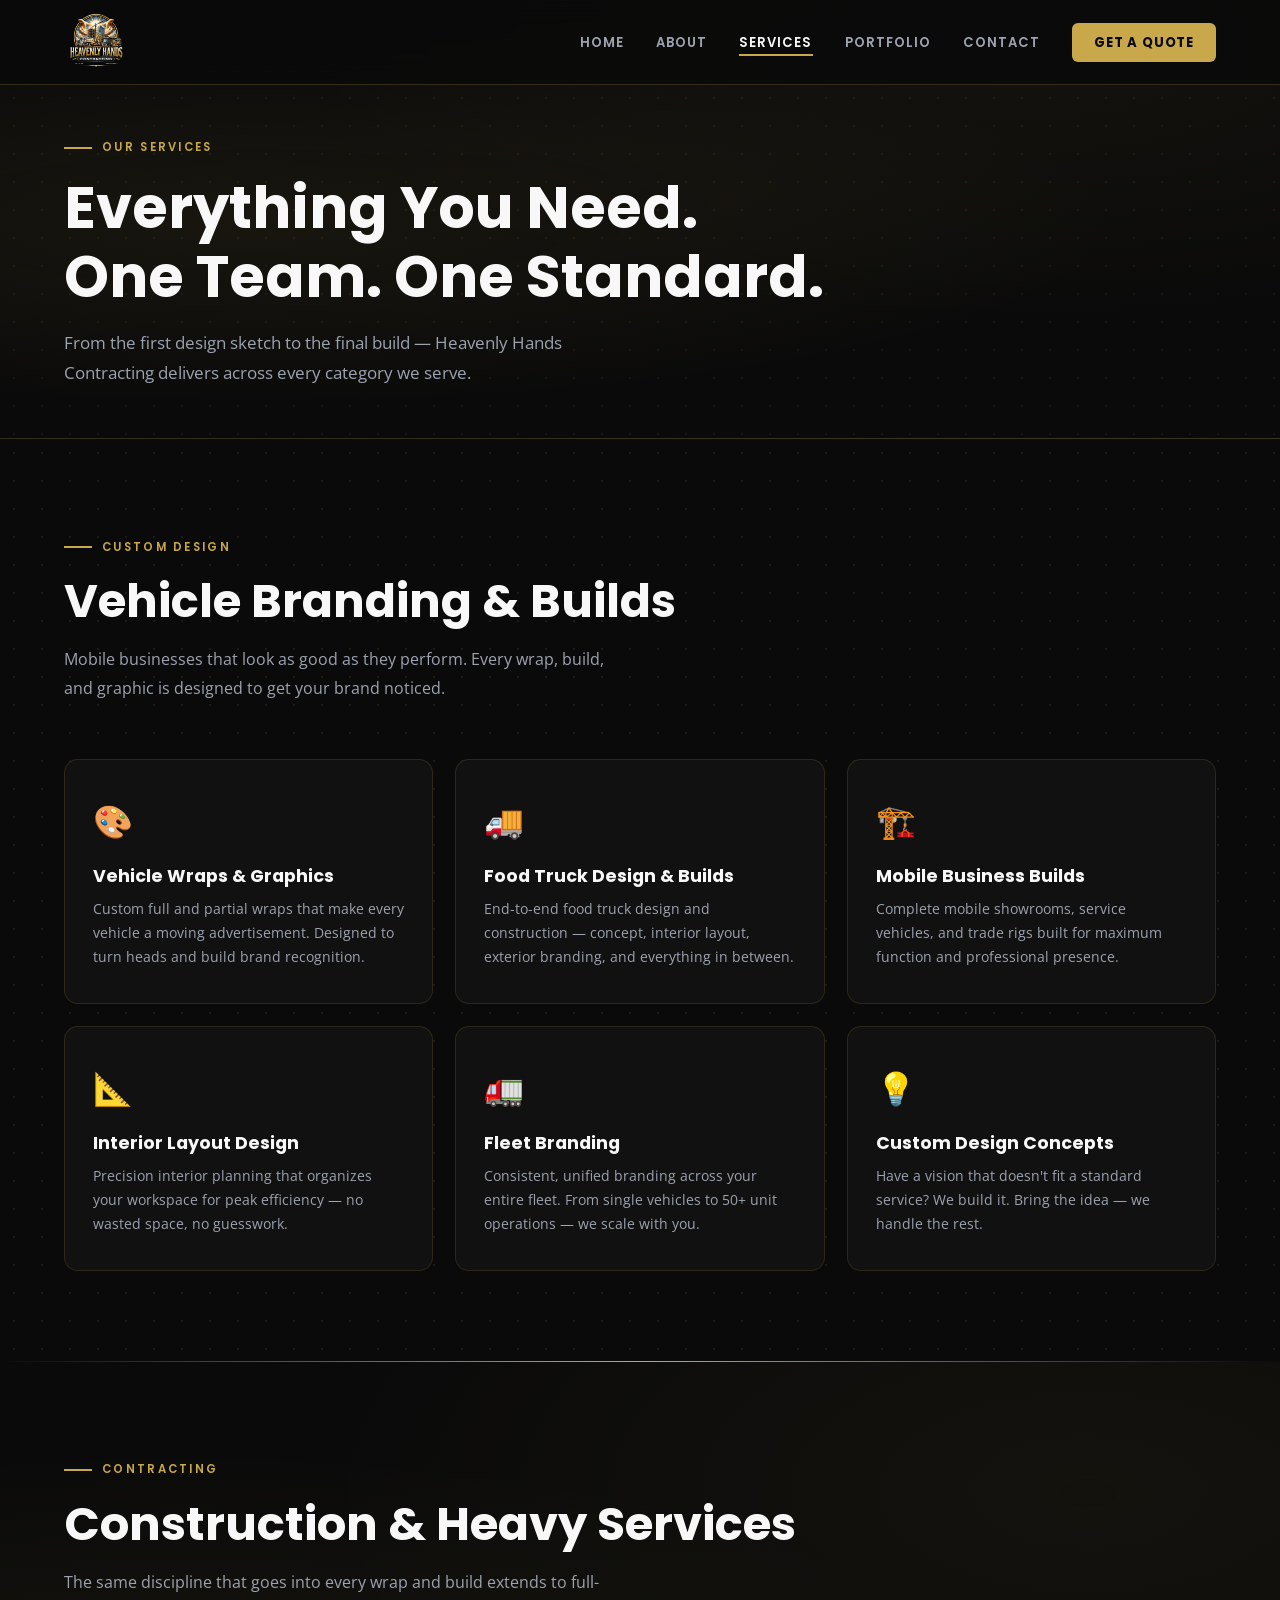
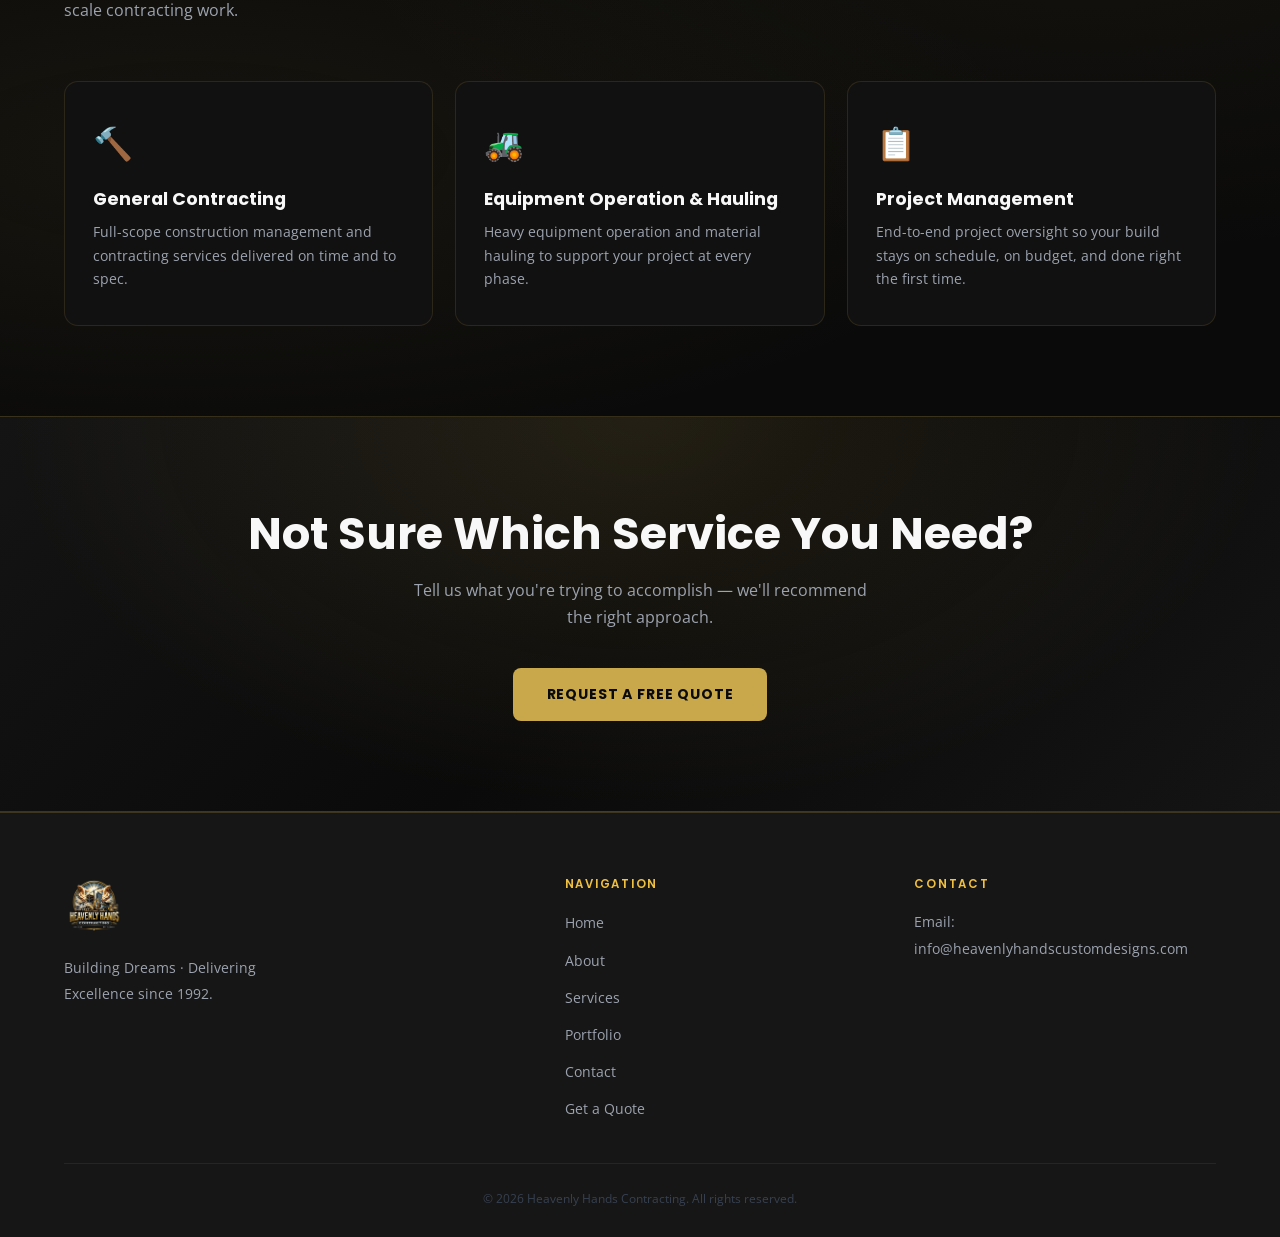
<file: services.html>
<!DOCTYPE html>
<html lang="en">
<head>
  <meta charset="UTF-8" />
  <meta name="viewport" content="width=device-width, initial-scale=1.0" />
  <title>Services | Heavenly Hands Contracting</title>
  <link rel="preconnect" href="https://fonts.googleapis.com">
  <link rel="preconnect" href="https://fonts.gstatic.com" crossorigin>
  <link href="https://fonts.googleapis.com/css2?family=Open+Sans:wght@400;600&family=Poppins:wght@500;600;700;800&display=swap" rel="stylesheet">
  <link rel="stylesheet" href="style.css" />
</head>
<body>

  <header class="site-header">
    <nav class="navbar">
      <a href="index.html"><img src="logo.png" alt="Heavenly Hands Contracting" class="logo-img" /></a>
      <button class="menu-toggle" type="button">☰</button>
      <ul class="nav-links">
        <li><a href="index.html">Home</a></li>
        <li><a href="about.html">About</a></li>
        <li><a href="services.html" class="active">Services</a></li>
        <li><a href="portfolio.html">Portfolio</a></li>
        <li><a href="contact.html">Contact</a></li>
        <li><a href="quote.html" class="nav-cta">Get a Quote</a></li>
      </ul>
    </nav>
  </header>

  <div class="page-hero">
    <div class="page-hero-content">
      <div class="section-label">Our Services</div>
      <h1>Everything You Need.<br />One Team. One Standard.</h1>
      <p>From the first design sketch to the final build — Heavenly Hands Contracting delivers across every category we serve.</p>
    </div>
  </div>

  <section class="bg-dots">
    <div class="container">
      <div class="section-label">Custom Design</div>
      <h2 class="section-title">Vehicle Branding & Builds</h2>
      <p class="section-sub">Mobile businesses that look as good as they perform. Every wrap, build, and graphic is designed to get your brand noticed.</p>
      <div class="services-grid">
        <div class="service-card"><span class="service-icon">🎨</span><h3>Vehicle Wraps & Graphics</h3><p>Custom full and partial wraps that make every vehicle a moving advertisement. Designed to turn heads and build brand recognition.</p></div>
        <div class="service-card"><span class="service-icon">🚚</span><h3>Food Truck Design & Builds</h3><p>End-to-end food truck design and construction — concept, interior layout, exterior branding, and everything in between.</p></div>
        <div class="service-card"><span class="service-icon">🏗️</span><h3>Mobile Business Builds</h3><p>Complete mobile showrooms, service vehicles, and trade rigs built for maximum function and professional presence.</p></div>
        <div class="service-card"><span class="service-icon">📐</span><h3>Interior Layout Design</h3><p>Precision interior planning that organizes your workspace for peak efficiency — no wasted space, no guesswork.</p></div>
        <div class="service-card"><span class="service-icon">🚛</span><h3>Fleet Branding</h3><p>Consistent, unified branding across your entire fleet. From single vehicles to 50+ unit operations — we scale with you.</p></div>
        <div class="service-card"><span class="service-icon">💡</span><h3>Custom Design Concepts</h3><p>Have a vision that doesn't fit a standard service? We build it. Bring the idea — we handle the rest.</p></div>
      </div>
    </div>
  </section>

  <hr class="gold-divider" />

  <section class="bg-glow">
    <div class="container">
      <div class="section-label">Contracting</div>
      <h2 class="section-title">Construction & Heavy Services</h2>
      <p class="section-sub">The same discipline that goes into every wrap and build extends to full-scale contracting work.</p>
      <div class="services-grid">
        <div class="service-card"><span class="service-icon">🔨</span><h3>General Contracting</h3><p>Full-scope construction management and contracting services delivered on time and to spec.</p></div>
        <div class="service-card"><span class="service-icon">🚜</span><h3>Equipment Operation & Hauling</h3><p>Heavy equipment operation and material hauling to support your project at every phase.</p></div>
        <div class="service-card"><span class="service-icon">📋</span><h3>Project Management</h3><p>End-to-end project oversight so your build stays on schedule, on budget, and done right the first time.</p></div>
      </div>
    </div>
  </section>

  <section class="cta-band">
    <h2>Not Sure Which Service You Need?</h2>
    <p>Tell us what you're trying to accomplish — we'll recommend the right approach.</p>
    <a href="quote.html" class="btn-primary">Request a Free Quote</a>
  </section>

  <footer class="site-footer">
    <div class="footer-grid">
      <div class="footer-brand">
        <img src="logo.png" alt="Heavenly Hands Contracting" class="logo-img" />
        <p>Building Dreams · Delivering Excellence since 1992.</p>
      </div>
      <div class="footer-col">
        <h4>Navigation</h4>
        <ul>
          <li><a href="index.html">Home</a></li>
          <li><a href="about.html">About</a></li>
          <li><a href="services.html">Services</a></li>
          <li><a href="portfolio.html">Portfolio</a></li>
          <li><a href="contact.html">Contact</a></li>
          <li><a href="quote.html">Get a Quote</a></li>
        </ul>
      </div>
      <div class="footer-col">
        <h4>Contact</h4>
        <p>Email: info@heavenlyhandscustomdesigns.com</p>
      </div>
    </div>
    <div class="footer-bottom"><p>© 2026 Heavenly Hands Contracting. All rights reserved.</p></div>
  </footer>

  <a href="quote.html" class="mobile-cta">Get a Free Quote →</a>

  <!--Start of Tawk.to Script-->
  <script type="text/javascript">
  var Tawk_API=Tawk_API||{}, Tawk_LoadStart=new Date();
  Tawk_API.onLoad = function() {
    Tawk_API.customStyle = {
      visibility: {
        desktop: { position: 'br', xOffset: 20, yOffset: 20 },
        mobile:  { position: 'br', xOffset: 10, yOffset: 65 }
      }
    };
  };
  (function(){
  var s1=document.createElement("script"),s0=document.getElementsByTagName("script")[0];
  s1.async=true;
  s1.src='https://embed.tawk.to/69d9dc284d80b21c34bff088/1jltg7vc4';
  s1.charset='UTF-8';
  s1.setAttribute('crossorigin','*');
  s0.parentNode.insertBefore(s1,s0);
  })();
  </script>
  <!--End of Tawk.to Script-->

  <script>
    const toggle = document.querySelector('.menu-toggle');
    const nav = document.querySelector('.nav-links');
    if (toggle && nav) toggle.addEventListener('click', () => nav.classList.toggle('show'));
    const header = document.querySelector('.site-header');
    window.addEventListener('scroll', () => {
      header.style.background = window.scrollY > 60 ? 'rgba(10,10,10,0.98)' : 'rgba(10,10,10,0.92)';
    });
  </script>
</body>
</html>
</file>
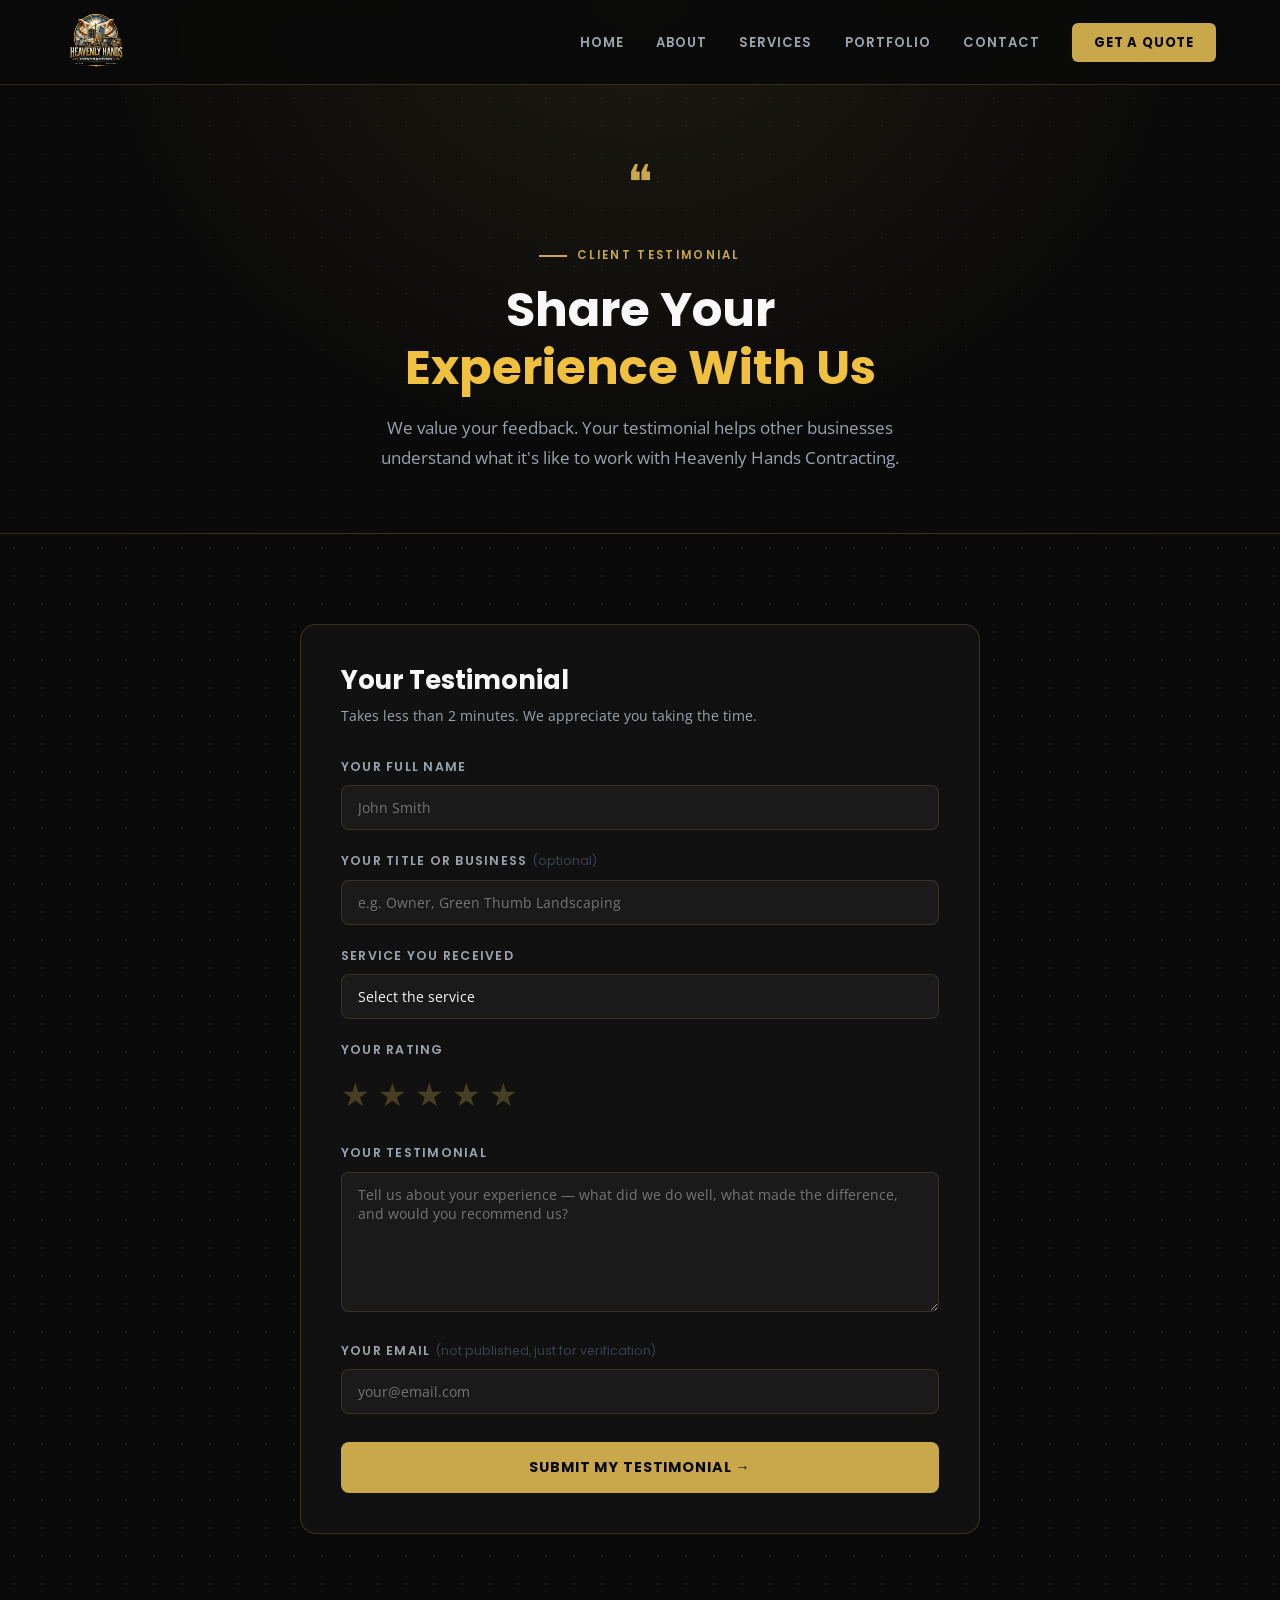
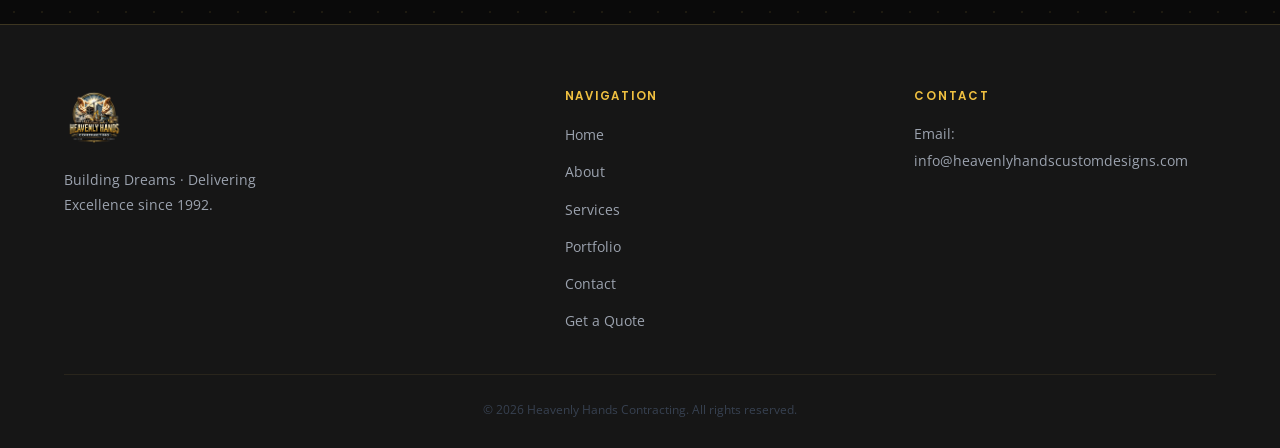
<file: testimonial-submit.html>
<!DOCTYPE html>
<html lang="en">
<head>
  <meta charset="UTF-8" />
  <meta name="viewport" content="width=device-width, initial-scale=1.0" />
  <title>Share Your Experience | Heavenly Hands Contracting</title>
  <link rel="preconnect" href="https://fonts.googleapis.com">
  <link rel="preconnect" href="https://fonts.gstatic.com" crossorigin>
  <link href="https://fonts.googleapis.com/css2?family=Open+Sans:wght@400;600&family=Poppins:wght@500;600;700;800&display=swap" rel="stylesheet">
  <link rel="stylesheet" href="style.css" />
  <style>
    .star-rating { display:flex; flex-direction:row-reverse; justify-content:flex-end; gap:8px; margin-bottom:8px; }
    .star-rating input { display:none; }
    .star-rating label { font-size:2rem; color:rgba(201,168,76,0.3); cursor:pointer; transition:color 0.2s; margin:0; text-transform:none; letter-spacing:0; font-family:Arial,sans-serif; font-weight:400; }
    .star-rating input:checked ~ label, .star-rating label:hover, .star-rating label:hover ~ label, .star-rating input:checked + label { color:var(--gold-light); }
    .testimonial-hero { text-align:center; padding:140px 5% 60px; background:radial-gradient(ellipse at 50% 0%,rgba(201,168,76,.1) 0%,transparent 60%),var(--black); border-bottom:1px solid var(--border); position:relative; }
    .testimonial-hero::before { content:''; position:absolute; inset:0; background-image:radial-gradient(rgba(201,168,76,.07) 1px,transparent 1px); background-size:28px 28px; pointer-events:none; }
    .testimonial-hero-content { position:relative; z-index:1; }
    .testimonial-hero h1 { font-size:clamp(2rem,5vw,3rem); margin-bottom:16px; }
    .testimonial-hero p { color:var(--gray); font-size:1.05rem; max-width:520px; margin:0 auto; line-height:1.8; }
    .quote-icon { font-size:3rem; color:var(--gold); margin-bottom:16px; display:block; }
  </style>
</head>
<body>

  <header class="site-header">
    <nav class="navbar">
      <a href="index.html"><img src="logo.png" alt="Heavenly Hands Contracting" class="logo-img" /></a>
      <button class="menu-toggle" type="button">☰</button>
      <ul class="nav-links">
        <li><a href="index.html">Home</a></li>
        <li><a href="about.html">About</a></li>
        <li><a href="services.html">Services</a></li>
        <li><a href="portfolio.html">Portfolio</a></li>
        <li><a href="contact.html">Contact</a></li>
        <li><a href="quote.html" class="nav-cta">Get a Quote</a></li>
      </ul>
    </nav>
  </header>

  <div class="testimonial-hero">
    <div class="testimonial-hero-content">
      <span class="quote-icon">❝</span>
      <div class="section-label" style="justify-content:center;">Client Testimonial</div>
      <h1>Share Your<br /><span style="color:var(--gold-light);">Experience With Us</span></h1>
      <p>We value your feedback. Your testimonial helps other businesses understand what it's like to work with Heavenly Hands Contracting.</p>
    </div>
  </div>

  <section class="bg-dots">
    <div class="container" style="max-width:680px;">
      <div class="form-card">
        <h2>Your Testimonial</h2>
        <p>Takes less than 2 minutes. We appreciate you taking the time.</p>
        <form id="testimonial-form" action="https://formspree.io/f/xqegredr" method="POST">
          <input type="hidden" name="_subject" value="New Testimonial — Heavenly Hands Contracting" />
          <label>Your Full Name</label>
          <input type="text" name="name" placeholder="John Smith" autocomplete="name" required />
          <label>Your Title or Business <span style="color:var(--gray-mid);font-weight:400;text-transform:none;letter-spacing:0;">(optional)</span></label>
          <input type="text" name="title" placeholder="e.g. Owner, Green Thumb Landscaping" />
          <label>Service You Received</label>
          <select name="service" required>
            <option value="">Select the service</option>
            <option>Vehicle Wraps & Graphics</option>
            <option>Food Truck Design & Builds</option>
            <option>Mobile Business Builds</option>
            <option>Interior Layout Design</option>
            <option>Fleet Branding</option>
            <option>General Contracting</option>
            <option>Equipment Operation & Hauling</option>
            <option>Custom Design Concepts</option>
          </select>
          <label>Your Rating</label>
          <div class="star-rating">
            <input type="radio" name="rating" id="star5" value="5 Stars" required />
            <label for="star5" title="5 stars">★</label>
            <input type="radio" name="rating" id="star4" value="4 Stars" />
            <label for="star4" title="4 stars">★</label>
            <input type="radio" name="rating" id="star3" value="3 Stars" />
            <label for="star3" title="3 stars">★</label>
            <input type="radio" name="rating" id="star2" value="2 Stars" />
            <label for="star2" title="2 stars">★</label>
            <input type="radio" name="rating" id="star1" value="1 Star" />
            <label for="star1" title="1 star">★</label>
          </div>
          <label>Your Testimonial</label>
          <textarea name="testimonial" rows="6" placeholder="Tell us about your experience — what did we do well, what made the difference, and would you recommend us?" required></textarea>
          <label>Your Email <span style="color:var(--gray-mid);font-weight:400;text-transform:none;letter-spacing:0;">(not published, just for verification)</span></label>
          <input type="email" name="email" placeholder="your@email.com" autocomplete="email" required />
          <button type="submit">Submit My Testimonial →</button>
        </form>
      </div>
    </div>
  </section>

  <footer class="site-footer">
    <div class="footer-grid">
      <div class="footer-brand">
        <img src="logo.png" alt="Heavenly Hands Contracting" class="logo-img" />
        <p>Building Dreams · Delivering Excellence since 1992.</p>
      </div>
      <div class="footer-col">
        <h4>Navigation</h4>
        <ul>
          <li><a href="index.html">Home</a></li>
          <li><a href="about.html">About</a></li>
          <li><a href="services.html">Services</a></li>
          <li><a href="portfolio.html">Portfolio</a></li>
          <li><a href="contact.html">Contact</a></li>
          <li><a href="quote.html">Get a Quote</a></li>
        </ul>
      </div>
      <div class="footer-col">
        <h4>Contact</h4>
        <p>Email: info@heavenlyhandscustomdesigns.com</p>
      </div>
    </div>
    <div class="footer-bottom"><p>© 2026 Heavenly Hands Contracting. All rights reserved.</p></div>
  </footer>

  <a href="quote.html" class="mobile-cta">Get a Free Quote →</a>

  <!--Start of Tawk.to Script-->
  <script type="text/javascript">
  var Tawk_API=Tawk_API||{}, Tawk_LoadStart=new Date();
  Tawk_API.onLoad = function() {
    Tawk_API.customStyle = {
      visibility: {
        desktop: { position: 'br', xOffset: 20, yOffset: 20 },
        mobile:  { position: 'br', xOffset: 10, yOffset: 65 }
      }
    };
  };
  (function(){
  var s1=document.createElement("script"),s0=document.getElementsByTagName("script")[0];
  s1.async=true;
  s1.src='https://embed.tawk.to/69d9dc284d80b21c34bff088/1jltg7vc4';
  s1.charset='UTF-8';
  s1.setAttribute('crossorigin','*');
  s0.parentNode.insertBefore(s1,s0);
  })();
  </script>
  <!--End of Tawk.to Script-->

  <script>
    const form = document.getElementById('testimonial-form');
    if (form) {
      form.addEventListener('submit', async function(e) {
        e.preventDefault();
        const btn = form.querySelector('button[type="submit"]');
        btn.textContent = 'Submitting...';
        btn.disabled = true;
        const response = await fetch(form.action, { method:'POST', body:new FormData(form), headers:{'Accept':'application/json'} });
        if (response.ok) {
          form.innerHTML = `
            <div style="text-align:center;padding:40px 0;">
              <div style="width:70px;height:70px;border-radius:50%;background:rgba(201,168,76,0.12);border:2px solid var(--gold);display:flex;align-items:center;justify-content:center;font-size:1.8rem;margin:0 auto 20px;">✓</div>
              <h3 style="color:var(--gold-light);margin-bottom:12px;font-family:'Poppins',sans-serif;">Thank You!</h3>
              <p style="color:var(--gray);line-height:1.8;">Your testimonial has been received.<br />We truly appreciate you sharing your experience.</p>
            </div>`;
        } else {
          alert('Something went wrong. Please try again.');
          btn.textContent = 'Submit My Testimonial →';
          btn.disabled = false;
        }
      });
    }
    const toggle = document.querySelector('.menu-toggle');
    const nav = document.querySelector('.nav-links');
    if (toggle && nav) toggle.addEventListener('click', () => nav.classList.toggle('show'));
    const header = document.querySelector('.site-header');
    window.addEventListener('scroll', () => {
      header.style.background = window.scrollY > 60 ? 'rgba(10,10,10,0.98)' : 'rgba(10,10,10,0.92)';
    });
  </script>
</body>
</html>
</file>
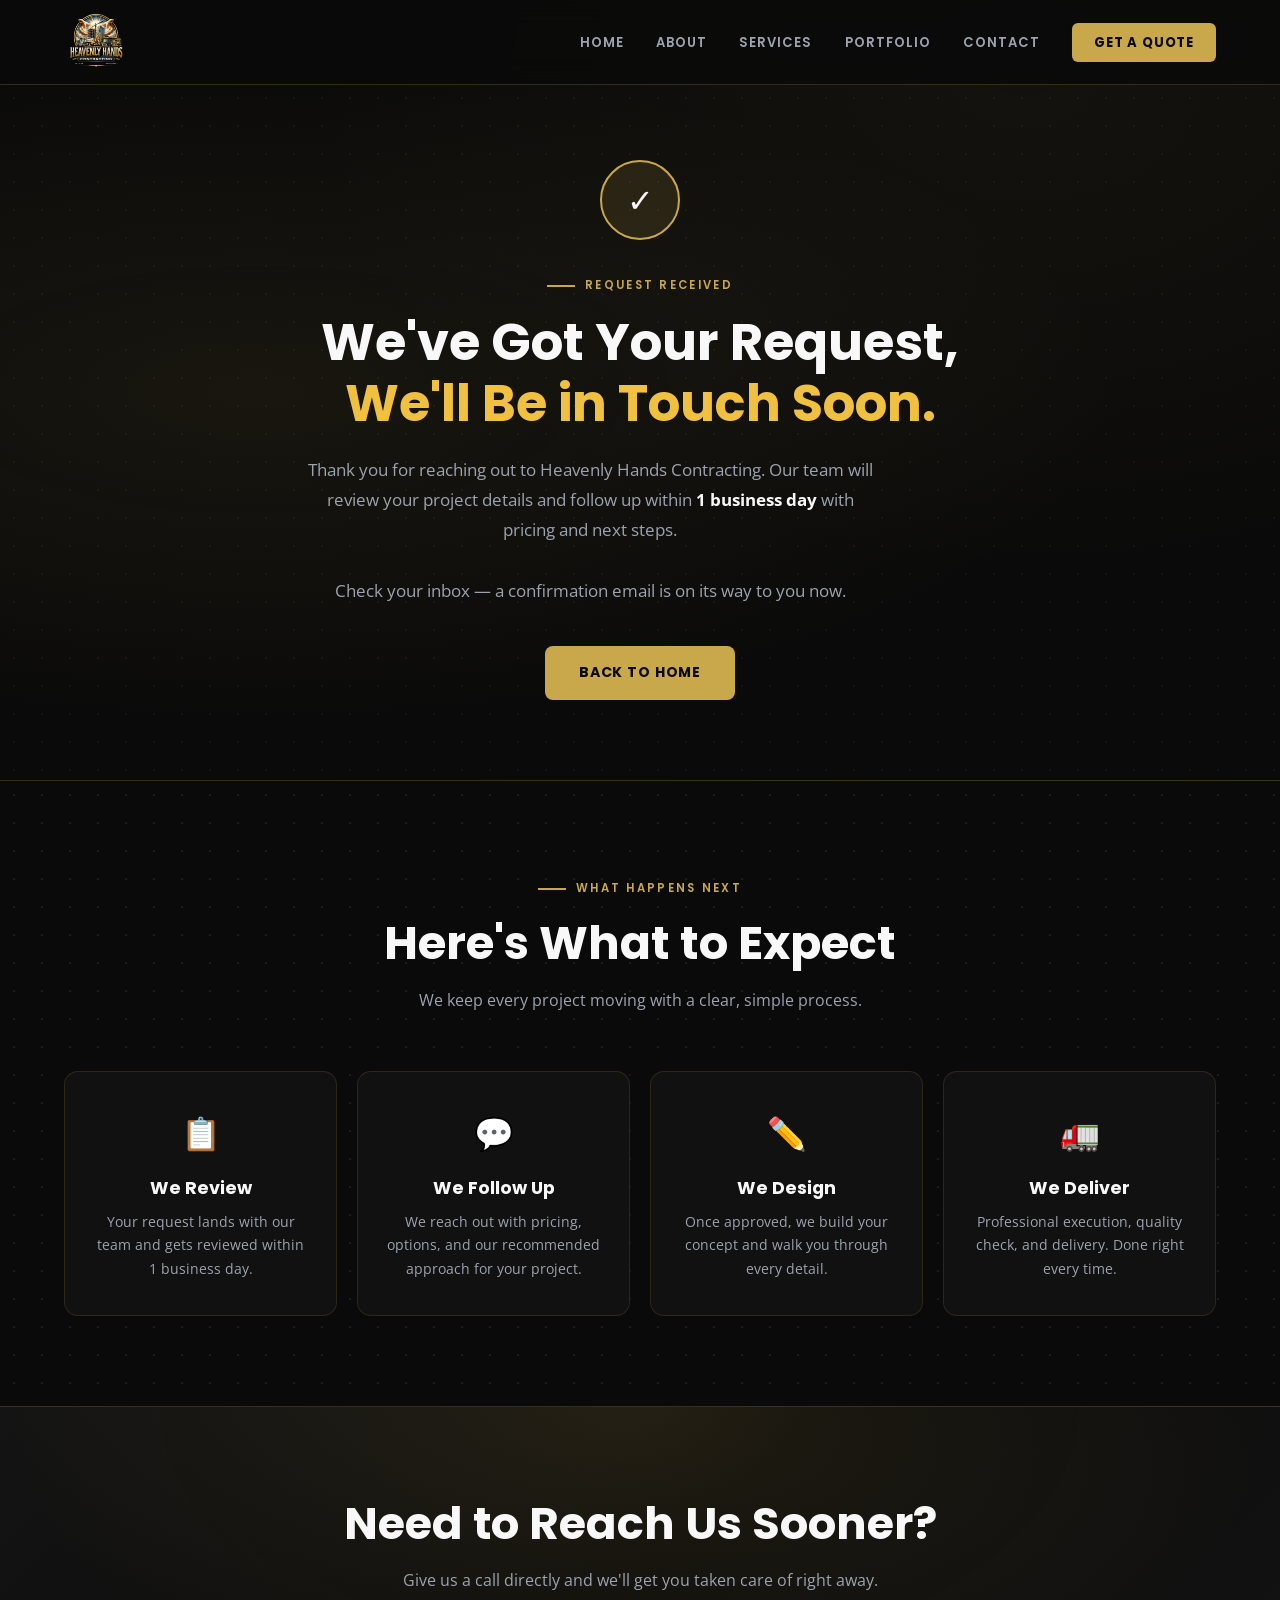
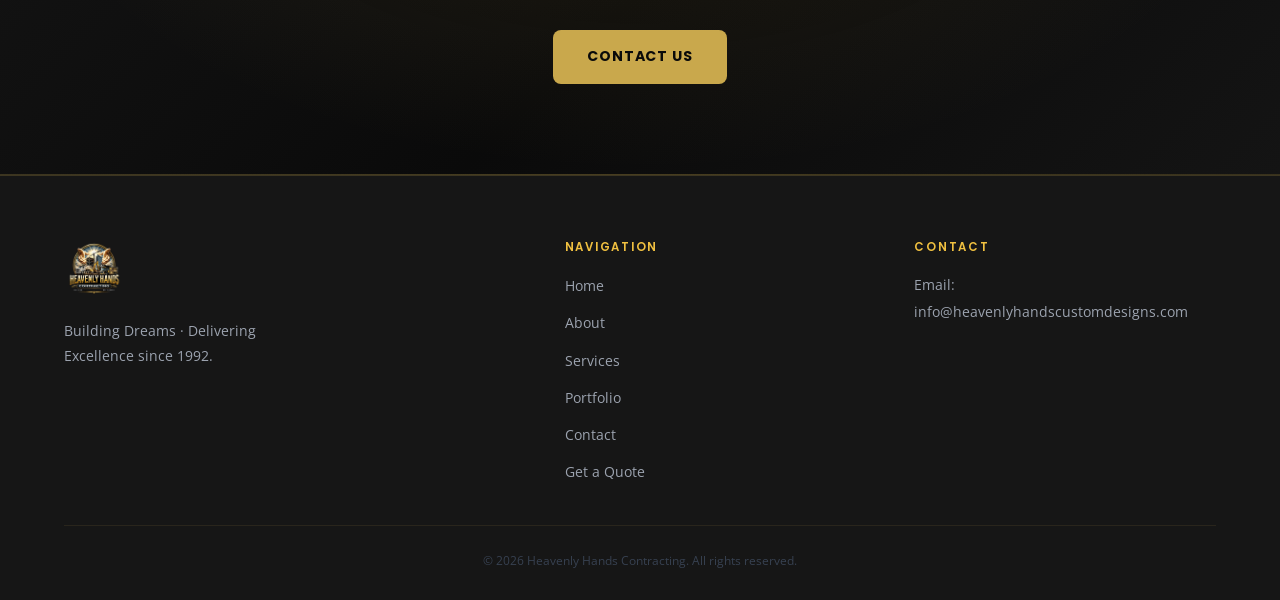
<file: thank-you.html>
<!DOCTYPE html>
<html lang="en">
<head>
  <meta charset="UTF-8" />
  <meta name="viewport" content="width=device-width, initial-scale=1.0" />
  <title>Thank You | Heavenly Hands Contracting</title>
  <link rel="preconnect" href="https://fonts.googleapis.com">
  <link rel="preconnect" href="https://fonts.gstatic.com" crossorigin>
  <link href="https://fonts.googleapis.com/css2?family=Open+Sans:wght@400;600&family=Poppins:wght@500;600;700;800&display=swap" rel="stylesheet">
  <link rel="stylesheet" href="style.css" />
</head>
<body>

  <header class="site-header">
    <nav class="navbar">
      <a href="index.html"><img src="logo.png" alt="Heavenly Hands Contracting" class="logo-img" /></a>
      <button class="menu-toggle" type="button">☰</button>
      <ul class="nav-links">
        <li><a href="index.html">Home</a></li>
        <li><a href="about.html">About</a></li>
        <li><a href="services.html">Services</a></li>
        <li><a href="portfolio.html">Portfolio</a></li>
        <li><a href="contact.html">Contact</a></li>
        <li><a href="quote.html" class="nav-cta">Get a Quote</a></li>
      </ul>
    </nav>
  </header>

  <div class="page-hero" style="text-align:center;padding:160px 5% 80px;">
    <div class="page-hero-content" style="max-width:680px;margin:0 auto;">
      <div style="width:80px;height:80px;border-radius:50%;background:rgba(201,168,76,0.12);border:2px solid var(--gold);display:flex;align-items:center;justify-content:center;margin:0 auto 28px;font-size:2rem;">✓</div>
      <div class="section-label" style="justify-content:center;">Request Received</div>
      <h1 style="font-size:clamp(2rem,5vw,3.2rem);margin-bottom:20px;">We've Got Your Request,<br /><span style="color:var(--gold-light);">We'll Be in Touch Soon.</span></h1>
      <p style="color:var(--gray);font-size:1.05rem;line-height:1.8;margin-bottom:40px;">Thank you for reaching out to Heavenly Hands Contracting. Our team will review your project details and follow up within <strong style="color:var(--white);">1 business day</strong> with pricing and next steps.<br /><br />Check your inbox — a confirmation email is on its way to you now.</p>
      <a href="index.html" class="btn-primary">Back to Home</a>
    </div>
  </div>

  <section class="bg-dots">
    <div class="container" style="text-align:center;">
      <div class="section-label" style="justify-content:center;">What Happens Next</div>
      <h2 class="section-title">Here's What to Expect</h2>
      <p class="section-sub" style="margin:0 auto 56px;">We keep every project moving with a clear, simple process.</p>
      <div style="display:grid;grid-template-columns:repeat(4,1fr);gap:20px;" class="thankyou-steps">
        <div class="service-card" style="text-align:center;"><span class="service-icon">📋</span><h3>We Review</h3><p>Your request lands with our team and gets reviewed within 1 business day.</p></div>
        <div class="service-card" style="text-align:center;"><span class="service-icon">💬</span><h3>We Follow Up</h3><p>We reach out with pricing, options, and our recommended approach for your project.</p></div>
        <div class="service-card" style="text-align:center;"><span class="service-icon">✏️</span><h3>We Design</h3><p>Once approved, we build your concept and walk you through every detail.</p></div>
        <div class="service-card" style="text-align:center;"><span class="service-icon">🚛</span><h3>We Deliver</h3><p>Professional execution, quality check, and delivery. Done right every time.</p></div>
      </div>
    </div>
  </section>

  <section class="cta-band">
    <h2>Need to Reach Us Sooner?</h2>
    <p>Give us a call directly and we'll get you taken care of right away.</p>
    <a href="contact.html" class="btn-primary">Contact Us</a>
  </section>

  <footer class="site-footer">
    <div class="footer-grid">
      <div class="footer-brand">
        <img src="logo.png" alt="Heavenly Hands Contracting" class="logo-img" />
        <p>Building Dreams · Delivering Excellence since 1992.</p>
      </div>
      <div class="footer-col">
        <h4>Navigation</h4>
        <ul>
          <li><a href="index.html">Home</a></li>
          <li><a href="about.html">About</a></li>
          <li><a href="services.html">Services</a></li>
          <li><a href="portfolio.html">Portfolio</a></li>
          <li><a href="contact.html">Contact</a></li>
          <li><a href="quote.html">Get a Quote</a></li>
        </ul>
      </div>
      <div class="footer-col">
        <h4>Contact</h4>
        <p>Email: info@heavenlyhandscustomdesigns.com</p>
      </div>
    </div>
    <div class="footer-bottom"><p>© 2026 Heavenly Hands Contracting. All rights reserved.</p></div>
  </footer>

  <a href="quote.html" class="mobile-cta">Get a Free Quote →</a>

  <!--Start of Tawk.to Script-->
  <script type="text/javascript">
  var Tawk_API=Tawk_API||{}, Tawk_LoadStart=new Date();
  Tawk_API.onLoad = function() {
    Tawk_API.customStyle = {
      visibility: {
        desktop: { position: 'br', xOffset: 20, yOffset: 20 },
        mobile:  { position: 'br', xOffset: 10, yOffset: 65 }
      }
    };
  };
  (function(){
  var s1=document.createElement("script"),s0=document.getElementsByTagName("script")[0];
  s1.async=true;
  s1.src='https://embed.tawk.to/69d9dc284d80b21c34bff088/1jltg7vc4';
  s1.charset='UTF-8';
  s1.setAttribute('crossorigin','*');
  s0.parentNode.insertBefore(s1,s0);
  })();
  </script>
  <!--End of Tawk.to Script-->

  <script>
    const toggle = document.querySelector('.menu-toggle');
    const nav = document.querySelector('.nav-links');
    if (toggle && nav) toggle.addEventListener('click', () => nav.classList.toggle('show'));
    const header = document.querySelector('.site-header');
    window.addEventListener('scroll', () => {
      header.style.background = window.scrollY > 60 ? 'rgba(10,10,10,0.98)' : 'rgba(10,10,10,0.92)';
    });
  </script>
</body>
</html>
</file>
<file: style.css>
/* ============================================
   HEAVENLY HANDS CONTRACTING — BLACK & GOLD
============================================ */

*, *::before, *::after {
  box-sizing: border-box;
  margin: 0;
  padding: 0;
}

:root {
  --black:        #0a0a0a;
  --black-card:   #111111;
  --black-mid:    #161616;
  --gold:         #C9A84C;
  --gold-light:   #F0C040;
  --gold-glow:    rgba(201, 168, 76, 0.18);
  --white:        #F8F8F8;
  --gray:         #9CA3AF;
  --gray-mid:     #374151;
  --border:       rgba(201, 168, 76, 0.22);
}

html { scroll-behavior: smooth; }

body {
  background-color: var(--black);
  color: var(--white);
  font-family: 'Open Sans', sans-serif;
  font-size: 16px;
  line-height: 1.7;
  -webkit-font-smoothing: antialiased;
}

h1, h2, h3, h4 {
  font-family: 'Poppins', sans-serif;
  font-weight: 700;
  line-height: 1.2;
}

a { color: inherit; text-decoration: none; }
img { max-width: 100%; display: block; }

.container {
  width: 90%;
  max-width: 1200px;
  margin: 0 auto;
}

/* ============================================
   NAVBAR
============================================ */

.site-header {
  position: fixed;
  top: 0; left: 0; right: 0;
  z-index: 1000;
  background: rgba(10, 10, 10, 0.92);
  backdrop-filter: blur(14px);
  -webkit-backdrop-filter: blur(14px);
  border-bottom: 1px solid var(--border);
  transition: background 0.3s ease;
}

.navbar {
  display: flex;
  align-items: center;
  justify-content: space-between;
  padding: 10px 5%;
  max-width: 1300px;
  margin: 0 auto;
}

.logo-img {
  height: 64px;
  width: auto;
  display: block;
}

.nav-links {
  display: flex;
  list-style: none;
  gap: 32px;
  align-items: center;
}

.nav-links a {
  font-family: 'Poppins', sans-serif;
  font-size: 0.82rem;
  font-weight: 600;
  letter-spacing: 0.08em;
  text-transform: uppercase;
  color: var(--gray);
  transition: color 0.2s ease;
  position: relative;
}

.nav-links a::after {
  content: '';
  position: absolute;
  bottom: -4px; left: 0;
  width: 0; height: 2px;
  background: var(--gold);
  transition: width 0.3s ease;
}

.nav-links a:hover,
.nav-links a.active { color: var(--white); }

.nav-links a:hover::after,
.nav-links a.active::after { width: 100%; }

.nav-cta {
  background: var(--gold) !important;
  color: var(--black) !important;
  padding: 10px 22px !important;
  border-radius: 6px !important;
  letter-spacing: 0.06em !important;
  font-weight: 700 !important;
  transition: background 0.2s, box-shadow 0.2s !important;
}

.nav-cta:hover {
  background: var(--gold-light) !important;
  box-shadow: 0 0 24px var(--gold-glow) !important;
  color: var(--black) !important;
}

.nav-cta::after { display: none !important; }

.menu-toggle {
  display: none;
  background: none;
  border: 1px solid var(--border);
  color: var(--white);
  font-size: 1.3rem;
  padding: 6px 12px;
  border-radius: 6px;
  cursor: pointer;
}

/* ============================================
   HERO SLIDESHOW
============================================ */

.hero {
  position: relative;
  min-height: 100vh;
  display: flex;
  align-items: center;
  overflow: hidden;
}

.hero-slide {
  position: absolute;
  inset: 0;
  background-size: cover;
  background-position: center;
  opacity: 0;
  filter: brightness(0.28);
  transform: scale(1.04);
  transition: opacity 1.2s ease, transform 8s ease;
}

.hero-slide.active {
  opacity: 1;
  transform: scale(1.0);
}

.hero-slide:nth-child(1) { background-image: url('van-1.jpg'); }
.hero-slide:nth-child(2) { background-image: url('van-2.jpg'); }
.hero-slide:nth-child(3) { background-image: url('van-3.jpg'); }

.hero-overlay {
  position: absolute;
  inset: 0;
  background: linear-gradient(
    135deg,
    rgba(10,10,10,0.93) 0%,
    rgba(201,168,76,0.05) 50%,
    rgba(10,10,10,0.88) 100%
  );
  z-index: 1;
}

.hero-content {
  position: relative;
  z-index: 2;
  padding: 100px 5% 0;
  max-width: 1200px;
  margin: 0 auto;
  width: 100%;
}

.hero-eyebrow {
  display: inline-flex;
  align-items: center;
  gap: 10px;
  font-family: 'Poppins', sans-serif;
  font-size: 0.75rem;
  font-weight: 600;
  letter-spacing: 0.22em;
  text-transform: uppercase;
  color: var(--gold-light);
  margin-bottom: 24px;
}

.hero-eyebrow::before {
  content: '';
  width: 32px; height: 2px;
  background: var(--gold);
}

.hero h1 {
  font-size: clamp(2.6rem, 6vw, 5.2rem);
  font-weight: 800;
  color: var(--white);
  max-width: 820px;
  margin-bottom: 24px;
  line-height: 1.1;
}

.hero h1 span { color: var(--gold-light); }

.hero p {
  font-size: 1.1rem;
  color: var(--gray);
  max-width: 540px;
  margin-bottom: 44px;
  line-height: 1.8;
}

.hero-btns {
  display: flex;
  gap: 16px;
  flex-wrap: wrap;
}

.slide-dots {
  position: absolute;
  bottom: 32px;
  left: 50%;
  transform: translateX(-50%);
  z-index: 3;
  display: flex;
  gap: 10px;
}

.slide-dot {
  width: 8px; height: 8px;
  border-radius: 50%;
  background: rgba(255,255,255,0.25);
  border: none;
  cursor: pointer;
  transition: background 0.3s, transform 0.3s;
  padding: 0;
}

.slide-dot.active {
  background: var(--gold-light);
  transform: scale(1.3);
}

/* ============================================
   BUTTONS
============================================ */

.btn-primary {
  background: var(--gold);
  color: var(--black);
  padding: 15px 34px;
  border-radius: 8px;
  font-family: 'Poppins', sans-serif;
  font-weight: 700;
  font-size: 0.88rem;
  letter-spacing: 0.06em;
  text-transform: uppercase;
  transition: background 0.2s, box-shadow 0.2s, transform 0.2s;
  border: none;
  cursor: pointer;
  display: inline-block;
}

.btn-primary:hover {
  background: var(--gold-light);
  box-shadow: 0 8px 32px rgba(201,168,76,0.4);
  transform: translateY(-2px);
}

.btn-outline {
  background: transparent;
  color: var(--white);
  padding: 15px 34px;
  border-radius: 8px;
  border: 1px solid rgba(201,168,76,0.4);
  font-family: 'Poppins', sans-serif;
  font-weight: 600;
  font-size: 0.88rem;
  letter-spacing: 0.06em;
  text-transform: uppercase;
  transition: border-color 0.2s, color 0.2s, transform 0.2s;
  display: inline-block;
}

.btn-outline:hover {
  border-color: var(--gold);
  color: var(--gold-light);
  transform: translateY(-2px);
}

/* ============================================
   STATS BAR
============================================ */

.stats-bar {
  background: var(--black-mid);
  border-top: 1px solid var(--border);
  border-bottom: 1px solid var(--border);
  padding: 48px 5%;
}

.stats-grid {
  display: grid;
  grid-template-columns: repeat(4, 1fr);
  gap: 20px;
  max-width: 1200px;
  margin: 0 auto;
  text-align: center;
}

.stat-number {
  font-family: 'Poppins', sans-serif;
  font-size: 2.4rem;
  font-weight: 800;
  color: var(--gold-light);
  display: block;
  line-height: 1;
  margin-bottom: 8px;
}

.stat-label {
  font-size: 0.78rem;
  font-weight: 600;
  letter-spacing: 0.12em;
  text-transform: uppercase;
  color: var(--gray);
}

/* ============================================
   SECTIONS
============================================ */

section { padding: 90px 0; }

.section-label {
  display: inline-flex;
  align-items: center;
  gap: 10px;
  font-family: 'Poppins', sans-serif;
  font-size: 0.72rem;
  font-weight: 600;
  letter-spacing: 0.2em;
  text-transform: uppercase;
  color: var(--gold);
  margin-bottom: 16px;
}

.section-label::before {
  content: '';
  width: 28px; height: 2px;
  background: var(--gold);
}

.section-title {
  font-size: clamp(1.9rem, 4vw, 2.9rem);
  color: var(--white);
  margin-bottom: 16px;
}

.section-sub {
  font-size: 1rem;
  color: var(--gray);
  max-width: 560px;
  line-height: 1.8;
  margin-bottom: 56px;
}

/* ============================================
   BACKGROUNDS
============================================ */

.bg-dots {
  background-color: var(--black);
  background-image: radial-gradient(rgba(201,168,76,0.1) 1px, transparent 1px);
  background-size: 28px 28px;
}

.bg-glow {
  background:
    radial-gradient(ellipse at 15% 60%, rgba(201,168,76,0.07) 0%, transparent 55%),
    radial-gradient(ellipse at 85% 20%, rgba(201,168,76,0.05) 0%, transparent 50%),
    var(--black);
}

/* ============================================
   PAGE HERO (inner pages)
============================================ */

.page-hero {
  position: relative;
  padding: 130px 5% 50px;
  overflow: hidden;
  background:
    radial-gradient(ellipse at 20% 50%, rgba(201,168,76,0.08) 0%, transparent 60%),
    radial-gradient(ellipse at 80% 10%, rgba(201,168,76,0.05) 0%, transparent 50%),
    var(--black);
  border-bottom: 1px solid var(--border);
}

.page-hero::before {
  content: '';
  position: absolute;
  inset: 0;
  background-image: radial-gradient(rgba(201,168,76,0.07) 1px, transparent 1px);
  background-size: 28px 28px;
  pointer-events: none;
}

.page-hero-content { position: relative; z-index: 1; }

.page-hero h1 {
  font-size: clamp(2rem, 5vw, 3.6rem);
  color: var(--white);
  margin-bottom: 16px;
}

.page-hero p {
  font-size: 1.05rem;
  color: var(--gray);
  max-width: 580px;
  line-height: 1.8;
}

/* ============================================
   SERVICE CARDS
============================================ */

.services-grid {
  display: grid;
  grid-template-columns: repeat(3, 1fr);
  gap: 22px;
}

.service-card {
  background: var(--black-card);
  border: 1px solid rgba(201,168,76,0.14);
  border-radius: 14px;
  padding: 34px 28px;
  transition: border-color 0.3s, transform 0.3s, box-shadow 0.3s;
}

.service-card:hover {
  border-color: var(--gold);
  transform: translateY(-6px);
  box-shadow: 0 16px 48px rgba(201,168,76,0.12);
}

.service-icon { font-size: 2rem; margin-bottom: 18px; display: block; }
.service-card h3 { font-size: 1.1rem; color: var(--white); margin-bottom: 10px; }
.service-card p { font-size: 0.88rem; color: var(--gray); line-height: 1.7; }

/* ============================================
   PORTFOLIO
============================================ */

.portfolio-grid {
  display: grid;
  grid-template-columns: repeat(3, 1fr);
  gap: 16px;
}

.portfolio-item {
  position: relative;
  border-radius: 12px;
  overflow: hidden;
  aspect-ratio: 4/3;
  background: var(--black-card);
  border: 1px solid rgba(201,168,76,0.1);
}

.portfolio-item img {
  width: 100%; height: 100%;
  object-fit: cover;
  transition: transform 0.5s ease;
}

.portfolio-item:hover img { transform: scale(1.07); }

.portfolio-overlay {
  position: absolute;
  inset: 0;
  background: linear-gradient(to top, rgba(10,10,10,0.9) 0%, transparent 60%);
  opacity: 0;
  transition: opacity 0.3s ease;
  display: flex;
  align-items: flex-end;
  padding: 22px;
}

.portfolio-item:hover .portfolio-overlay { opacity: 1; }

.portfolio-overlay span {
  font-family: 'Poppins', sans-serif;
  font-size: 0.82rem;
  font-weight: 600;
  color: var(--gold-light);
  letter-spacing: 0.08em;
  text-transform: uppercase;
}

/* ============================================
   CTA BAND
============================================ */

.cta-band {
  background:
    radial-gradient(ellipse at 50% 0%, rgba(201,168,76,0.12) 0%, transparent 70%),
    linear-gradient(135deg, #141414 0%, #0a0a0a 50%, #141414 100%);
  border-top: 1px solid var(--border);
  border-bottom: 1px solid var(--border);
  padding: 90px 5%;
  text-align: center;
}

.cta-band h2 { font-size: clamp(1.8rem, 4vw, 2.8rem); color: var(--white); margin-bottom: 16px; }
.cta-band p { color: var(--gray); font-size: 1rem; max-width: 480px; margin: 0 auto 36px; }

/* ============================================
   ABOUT
============================================ */

.about-grid {
  display: grid;
  grid-template-columns: 1fr 1fr;
  gap: 64px;
  align-items: center;
}

.about-text h2 { font-size: clamp(1.8rem, 3.5vw, 2.6rem); margin-bottom: 20px; }
.about-text p { color: var(--gray); margin-bottom: 18px; line-height: 1.8; }

.about-img {
  border-radius: 16px;
  overflow: hidden;
  border: 1px solid var(--border);
}

.about-img img { width: 100%; height: 420px; object-fit: cover; }

.values-grid {
  display: grid;
  grid-template-columns: repeat(3, 1fr);
  gap: 22px;
}

.value-card {
  background: var(--black-card);
  border: 1px solid rgba(201,168,76,0.14);
  border-radius: 12px;
  padding: 28px 24px;
  text-align: center;
}

.value-card .icon { font-size: 2rem; margin-bottom: 14px; display: block; }
.value-card h3 { font-size: 1rem; margin-bottom: 8px; }
.value-card p { font-size: 0.85rem; color: var(--gray); line-height: 1.6; }

/* ============================================
   FORMS
============================================ */

.contact-layout {
  display: grid;
  grid-template-columns: 1.4fr 1fr;
  gap: 48px;
  align-items: start;
}

.form-card {
  background: var(--black-card);
  border: 1px solid var(--border);
  border-radius: 16px;
  padding: 40px;
}

.form-card h2 { font-size: 1.6rem; margin-bottom: 8px; }
.form-card > p { color: var(--gray); margin-bottom: 28px; font-size: 0.9rem; }

.form-card label {
  display: block;
  font-family: 'Poppins', sans-serif;
  font-size: 0.78rem;
  font-weight: 600;
  letter-spacing: 0.1em;
  text-transform: uppercase;
  color: var(--gray);
  margin-bottom: 8px;
  margin-top: 20px;
}

.form-card label:first-of-type { margin-top: 0; }

.form-card input,
.form-card select,
.form-card textarea {
  width: 100%;
  background: rgba(255,255,255,0.04);
  border: 1px solid rgba(201,168,76,0.18);
  border-radius: 8px;
  padding: 12px 16px;
  color: var(--white);
  font-family: 'Open Sans', sans-serif;
  font-size: 0.9rem;
  transition: border-color 0.2s;
  appearance: none;
  -webkit-appearance: none;
}

.form-card input:focus,
.form-card select:focus,
.form-card textarea:focus {
  outline: none;
  border-color: var(--gold);
  background: rgba(201,168,76,0.05);
}

.form-card select option { background: #111111; }
.form-card textarea { resize: vertical; min-height: 130px; }

.form-card button[type="submit"] {
  width: 100%;
  margin-top: 28px;
  background: var(--gold);
  color: var(--black);
  padding: 15px;
  border: none;
  border-radius: 8px;
  font-family: 'Poppins', sans-serif;
  font-weight: 700;
  font-size: 0.9rem;
  letter-spacing: 0.06em;
  text-transform: uppercase;
  cursor: pointer;
  transition: background 0.2s, box-shadow 0.2s, transform 0.2s;
}

.form-card button[type="submit"]:hover {
  background: var(--gold-light);
  box-shadow: 0 8px 30px rgba(201,168,76,0.3);
  transform: translateY(-1px);
}

.contact-card {
  background: var(--black-card);
  border: 1px solid var(--border);
  border-radius: 16px;
  padding: 36px 30px;
}

.contact-card h2 { font-size: 1.3rem; margin-bottom: 16px; }
.contact-card p { color: var(--gray); font-size: 0.9rem; line-height: 1.8; margin-bottom: 14px; }

.contact-detail {
  display: flex;
  align-items: flex-start;
  gap: 14px;
  padding: 16px 0;
  border-bottom: 1px solid rgba(201,168,76,0.1);
}

.contact-detail:last-child { border-bottom: none; }
.contact-detail .icon { font-size: 1.3rem; flex-shrink: 0; margin-top: 2px; }
.contact-detail span { font-size: 0.88rem; color: var(--gray); line-height: 1.6; }
.contact-detail strong { display: block; color: var(--white); font-size: 0.82rem; letter-spacing: 0.05em; text-transform: uppercase; margin-bottom: 3px; }

/* ============================================
   FOOTER
============================================ */

.site-footer {
  background: var(--black-mid);
  border-top: 1px solid var(--border);
  padding: 64px 5% 28px;
}

.footer-grid {
  display: grid;
  grid-template-columns: 1.5fr 1fr 1fr;
  gap: 48px;
  max-width: 1200px;
  margin: 0 auto 40px;
}

.footer-brand .logo-img { height: 60px; margin-bottom: 18px; }
.footer-brand p { color: var(--gray); font-size: 0.88rem; max-width: 260px; line-height: 1.8; }

.footer-col h4 {
  font-family: 'Poppins', sans-serif;
  font-size: 0.73rem;
  font-weight: 600;
  letter-spacing: 0.15em;
  text-transform: uppercase;
  color: var(--gold-light);
  margin-bottom: 18px;
}

.footer-col ul { list-style: none; display: flex; flex-direction: column; gap: 10px; }
.footer-col ul li a { font-size: 0.88rem; color: var(--gray); transition: color 0.2s; }
.footer-col ul li a:hover { color: var(--gold-light); }
.footer-col p { font-size: 0.88rem; color: var(--gray); line-height: 1.9; }

.footer-bottom {
  max-width: 1200px;
  margin: 0 auto;
  padding-top: 24px;
  border-top: 1px solid rgba(201,168,76,0.1);
  text-align: center;
  font-size: 0.78rem;
  color: var(--gray-mid);
}

/* ============================================
   DIVIDER
============================================ */

.gold-divider,
.purple-divider,
.orange-divider {
  height: 1px;
  background: linear-gradient(90deg, transparent, var(--gold), transparent);
  border: none;
  margin: 0;
}

/* ============================================
   FLOATING MOBILE CTA
============================================ */

.mobile-cta {
  display: none;
  position: fixed;
  bottom: 0; left: 0; right: 0;
  z-index: 999;
  background: var(--gold);
  color: var(--black);
  text-align: center;
  padding: 16px;
  font-family: 'Poppins', sans-serif;
  font-weight: 700;
  font-size: 0.9rem;
  letter-spacing: 0.08em;
  text-transform: uppercase;
  border-top: 2px solid var(--gold-light);
  transition: background 0.2s;
}

.mobile-cta:hover { background: var(--gold-light); }

/* ============================================
   PORTFOLIO PAGE
============================================ */

.portfolio-full-grid {
  display: grid;
  grid-template-columns: repeat(3, 1fr);
  gap: 16px;
}

.portfolio-full-grid .portfolio-item.wide {
  grid-column: span 2;
  aspect-ratio: unset;
  min-height: 280px;
}

.portfolio-full-grid .portfolio-item.tall {
  grid-row: span 2;
  aspect-ratio: unset;
  min-height: 580px;
}

.portfolio-coming-soon {
  display: flex;
  flex-direction: column;
  align-items: center;
  justify-content: center;
  gap: 14px;
  background: var(--black-card);
  border: 1px dashed rgba(201,168,76,0.25);
  border-radius: 12px;
  aspect-ratio: 4/3;
  padding: 24px;
  text-align: center;
}

.portfolio-coming-soon p { font-family: 'Poppins', sans-serif; font-size: 0.8rem; color: var(--gray); }
.portfolio-coming-soon a { font-family: 'Poppins', sans-serif; font-size: 0.78rem; font-weight: 600; color: var(--gold-light); letter-spacing: 0.1em; text-transform: uppercase; }

.process-grid {
  display: grid;
  grid-template-columns: repeat(4, 1fr);
  gap: 20px;
  margin-top: 56px;
}

.process-step {
  text-align: center;
  padding: 32px 20px;
  background: var(--black-card);
  border: 1px solid rgba(201,168,76,0.14);
  border-radius: 14px;
  transition: border-color 0.3s, transform 0.3s;
}

.process-step:hover { border-color: var(--gold); transform: translateY(-4px); }

.step-number {
  font-family: 'Poppins', sans-serif;
  font-size: 2.2rem;
  font-weight: 800;
  color: rgba(201,168,76,0.2);
  line-height: 1;
  margin-bottom: 12px;
  display: block;
}

.process-step h3 { font-size: 0.95rem; color: var(--white); margin-bottom: 8px; }
.process-step p { font-size: 0.82rem; color: var(--gray); line-height: 1.6; }

/* ============================================
   QUOTE PAGE
============================================ */

.quote-layout {
  display: grid;
  grid-template-columns: 1.5fr 1fr;
  gap: 48px;
  align-items: start;
}

.what-next-card {
  background: var(--black-card);
  border: 1px solid var(--border);
  border-radius: 16px;
  padding: 36px 30px;
  position: sticky;
  top: 100px;
}

.what-next-card h2 { font-size: 1.3rem; margin-bottom: 20px; }

.next-step {
  display: flex;
  gap: 16px;
  padding: 18px 0;
  border-bottom: 1px solid rgba(201,168,76,0.1);
  align-items: flex-start;
}

.next-step:last-of-type { border-bottom: none; }

.next-step-num {
  width: 32px; height: 32px;
  border-radius: 50%;
  background: rgba(201,168,76,0.1);
  border: 1px solid var(--gold);
  display: flex;
  align-items: center;
  justify-content: center;
  font-family: 'Poppins', sans-serif;
  font-size: 0.78rem;
  font-weight: 700;
  color: var(--gold-light);
  flex-shrink: 0;
}

.next-step-text strong { display: block; font-family: 'Poppins', sans-serif; font-size: 0.88rem; color: var(--white); margin-bottom: 4px; }
.next-step-text span { font-size: 0.83rem; color: var(--gray); line-height: 1.6; }

.trust-badges {
  display: flex;
  flex-direction: column;
  gap: 12px;
  margin-top: 28px;
  padding-top: 24px;
  border-top: 1px solid rgba(201,168,76,0.1);
}

.trust-badge { display: flex; align-items: center; gap: 10px; font-size: 0.83rem; color: var(--gray); }
.trust-badge span:first-child { font-size: 1.1rem; flex-shrink: 0; }

/* ============================================
   MOBILE
============================================ */

@media (max-width: 900px) {
  .services-grid,
  .values-grid { grid-template-columns: repeat(2, 1fr); }
  .about-grid { grid-template-columns: 1fr; gap: 40px; }
  .about-img { display: none; }
  .footer-grid { grid-template-columns: 1fr 1fr; gap: 36px; }
  .contact-layout,
  .quote-layout { grid-template-columns: 1fr; }
  .what-next-card { position: static; }
  .portfolio-full-grid { grid-template-columns: repeat(2, 1fr); }
  .process-grid { grid-template-columns: repeat(2, 1fr); }
}

@media (max-width: 768px) {
  .nav-links {
    display: none;
    flex-direction: column;
    position: absolute;
    top: 100%; left: 0; right: 0;
    background: rgba(10,10,10,0.98);
    padding: 24px 5%;
    gap: 20px;
    border-bottom: 1px solid var(--border);
  }

  .nav-links.show { display: flex; }
  .menu-toggle { display: block; }
  .logo-img { height: 52px; }

  .hero { min-height: 100svh; }
  .hero-content { padding-top: 90px; padding-bottom: 80px; }
  .hero h1 { font-size: clamp(2rem, 9vw, 3rem); }
  .hero p { font-size: 0.95rem; }
  .hero-btns { flex-direction: column; width: 100%; max-width: 300px; }
  .btn-primary, .btn-outline { text-align: center; }

  .stats-grid { grid-template-columns: repeat(2, 1fr); gap: 28px; }
  .services-grid, .values-grid, .portfolio-grid { grid-template-columns: 1fr; }
  .portfolio-full-grid { grid-template-columns: 1fr; }
  .portfolio-full-grid .portfolio-item.wide,
  .portfolio-full-grid .portfolio-item.tall {
    grid-column: span 1; grid-row: span 1;
    min-height: unset; aspect-ratio: 4/3;
  }

  .page-hero { padding: 120px 5% 50px; }
  .page-hero h1 { font-size: clamp(1.8rem, 7vw, 2.6rem); }
  .form-card { padding: 28px 20px; }
  .footer-grid { grid-template-columns: 1fr; gap: 32px; }
  section { padding: 64px 0; }

  .mobile-cta { display: block; }
  .site-footer { padding-bottom: 80px; }
}
@media (max-width: 768px) {
  .thankyou-steps {
    grid-template-columns: repeat(2, 1fr) !important;
  }
}
@media (max-width: 768px) {
  .testimonials-grid {
    grid-template-columns: 1fr !important;
  }
}
@media (max-width: 768px) {
  .testimonials-grid { grid-template-columns: 1fr !important; }
  .thankyou-steps { grid-template-columns: repeat(2,1fr) !important; }
}
</file>
